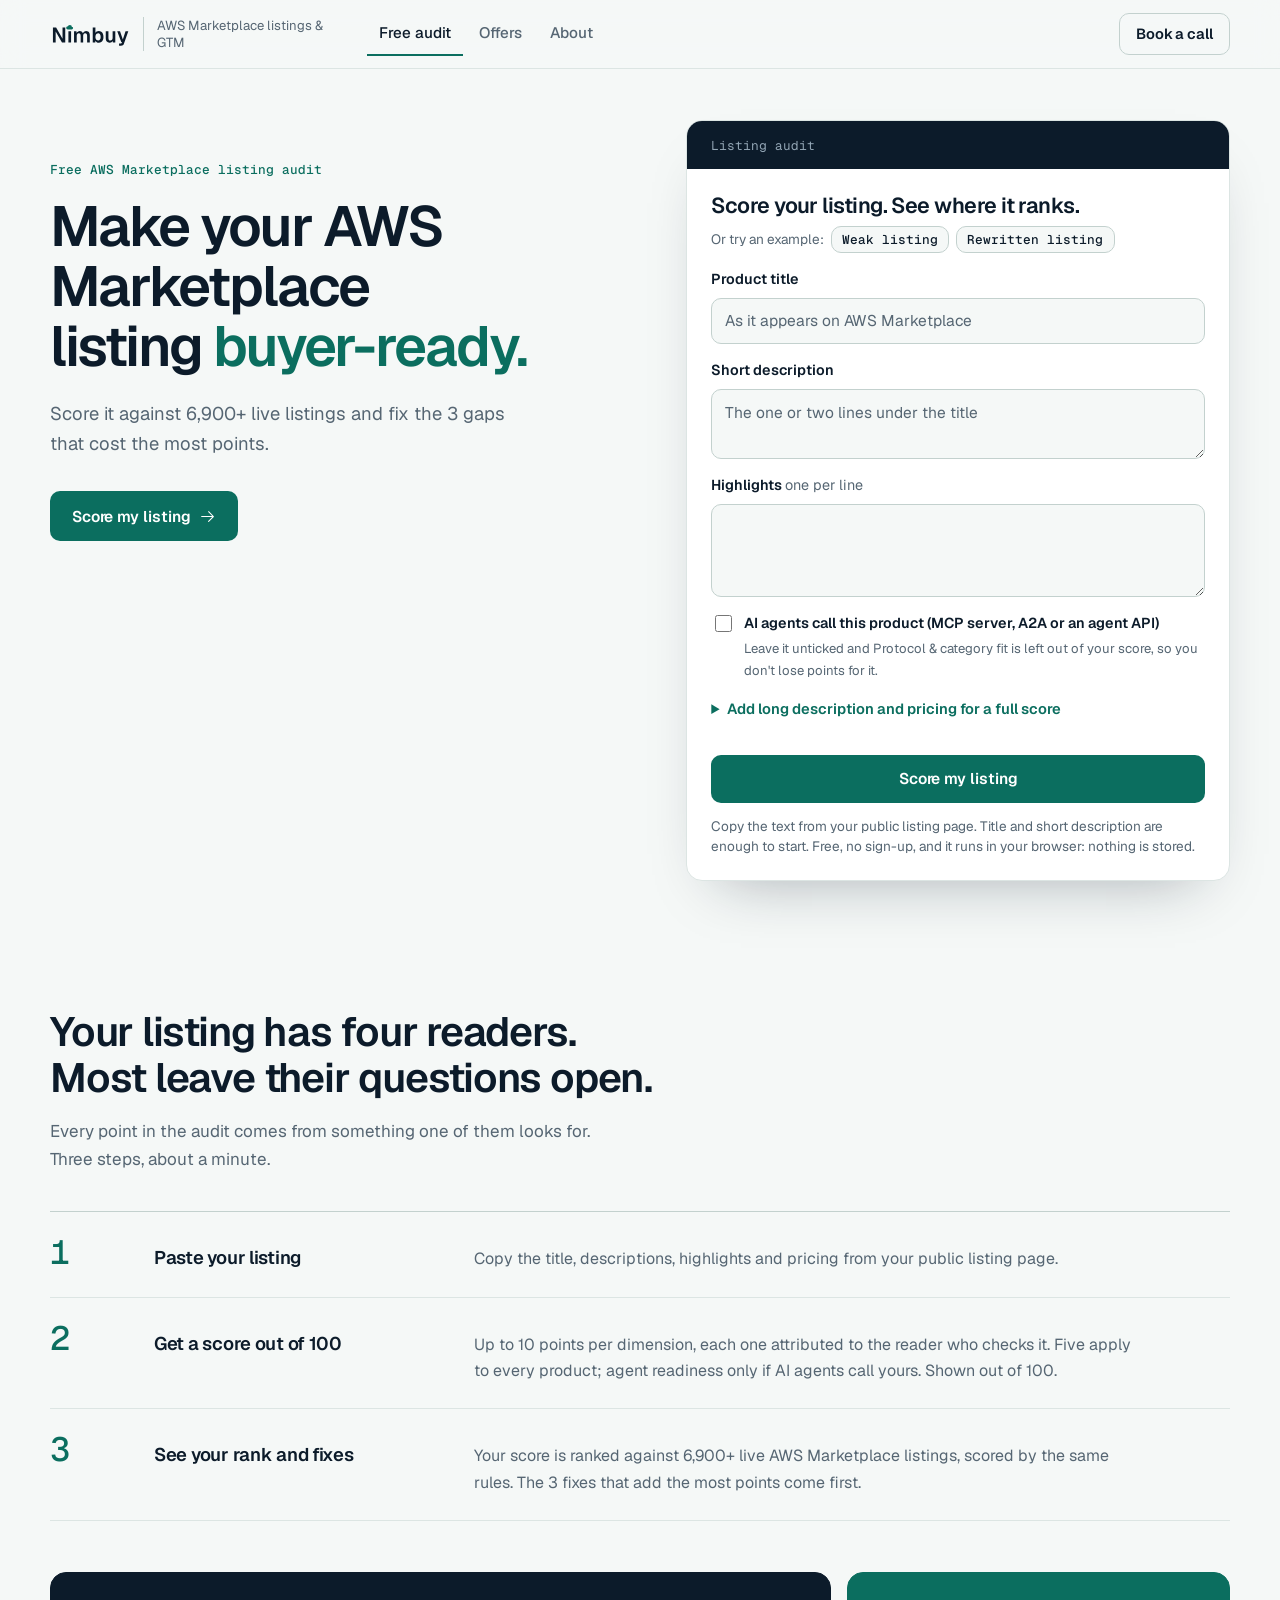
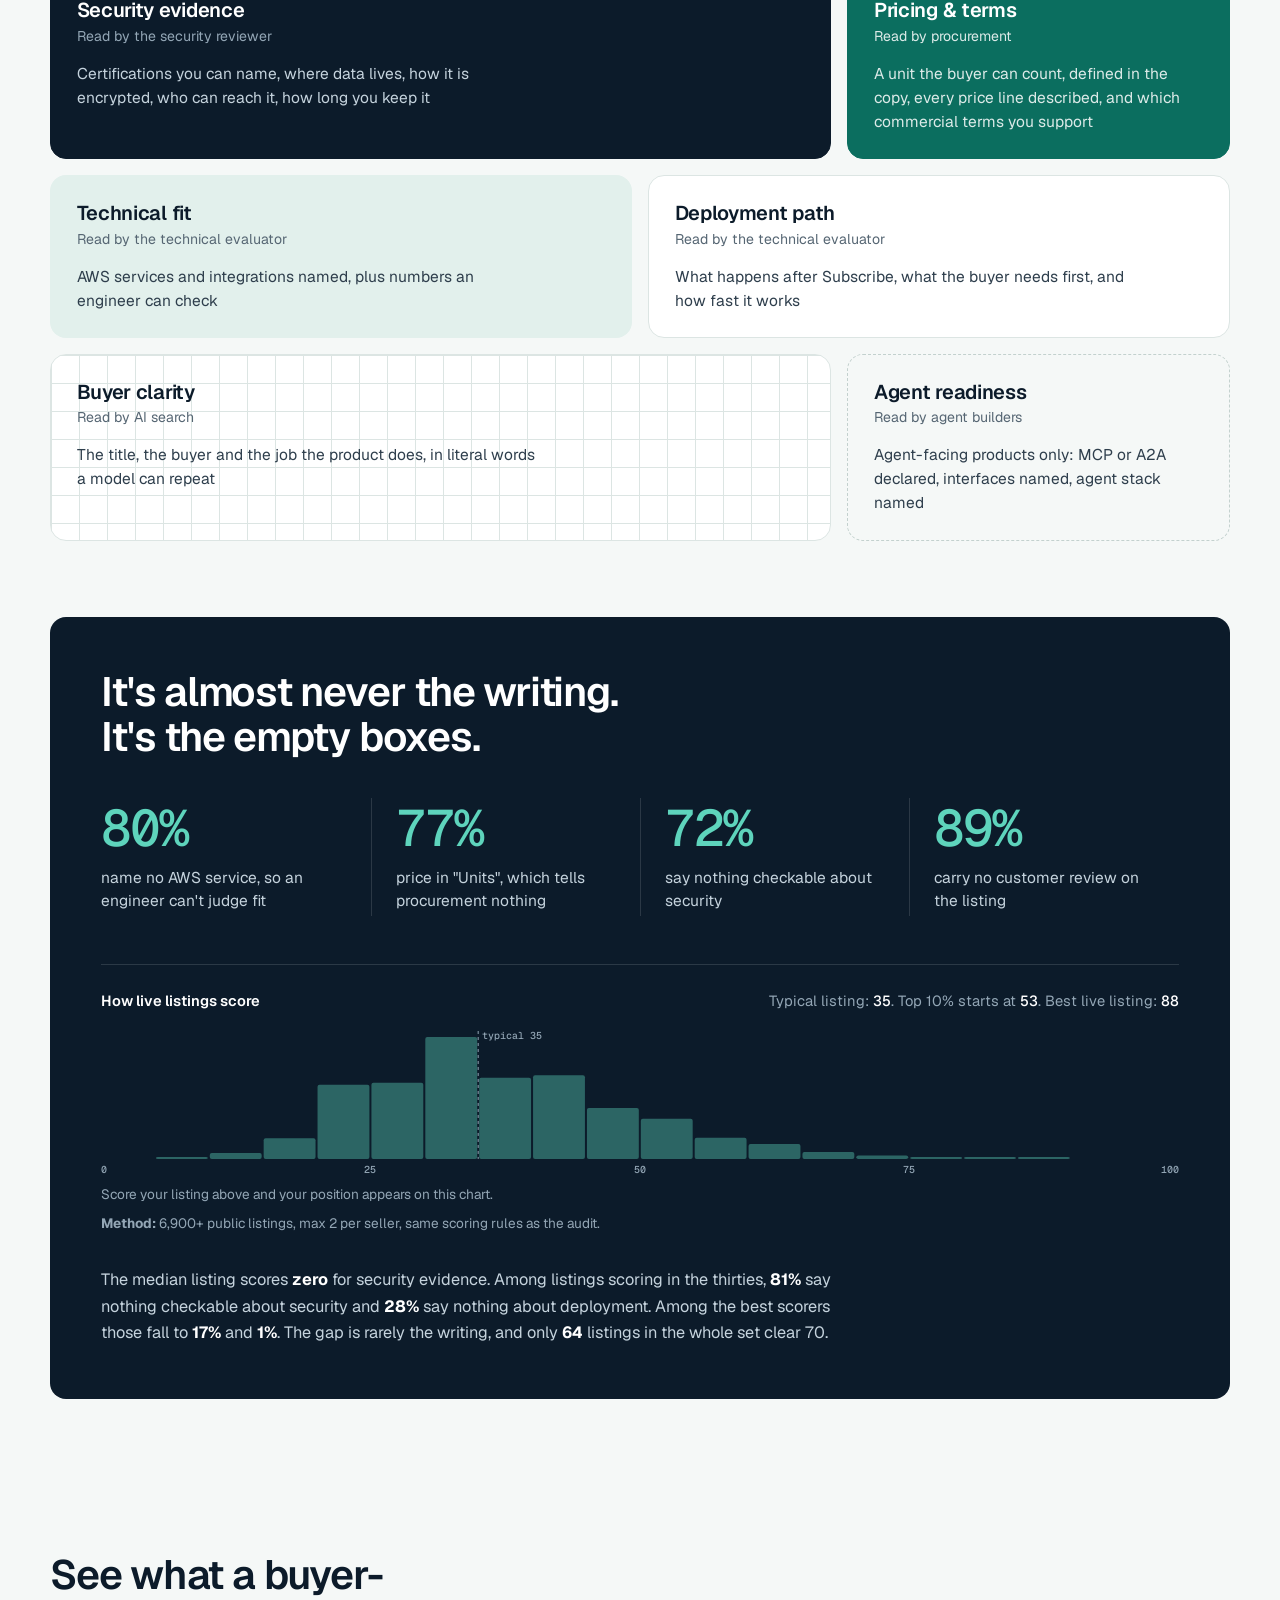
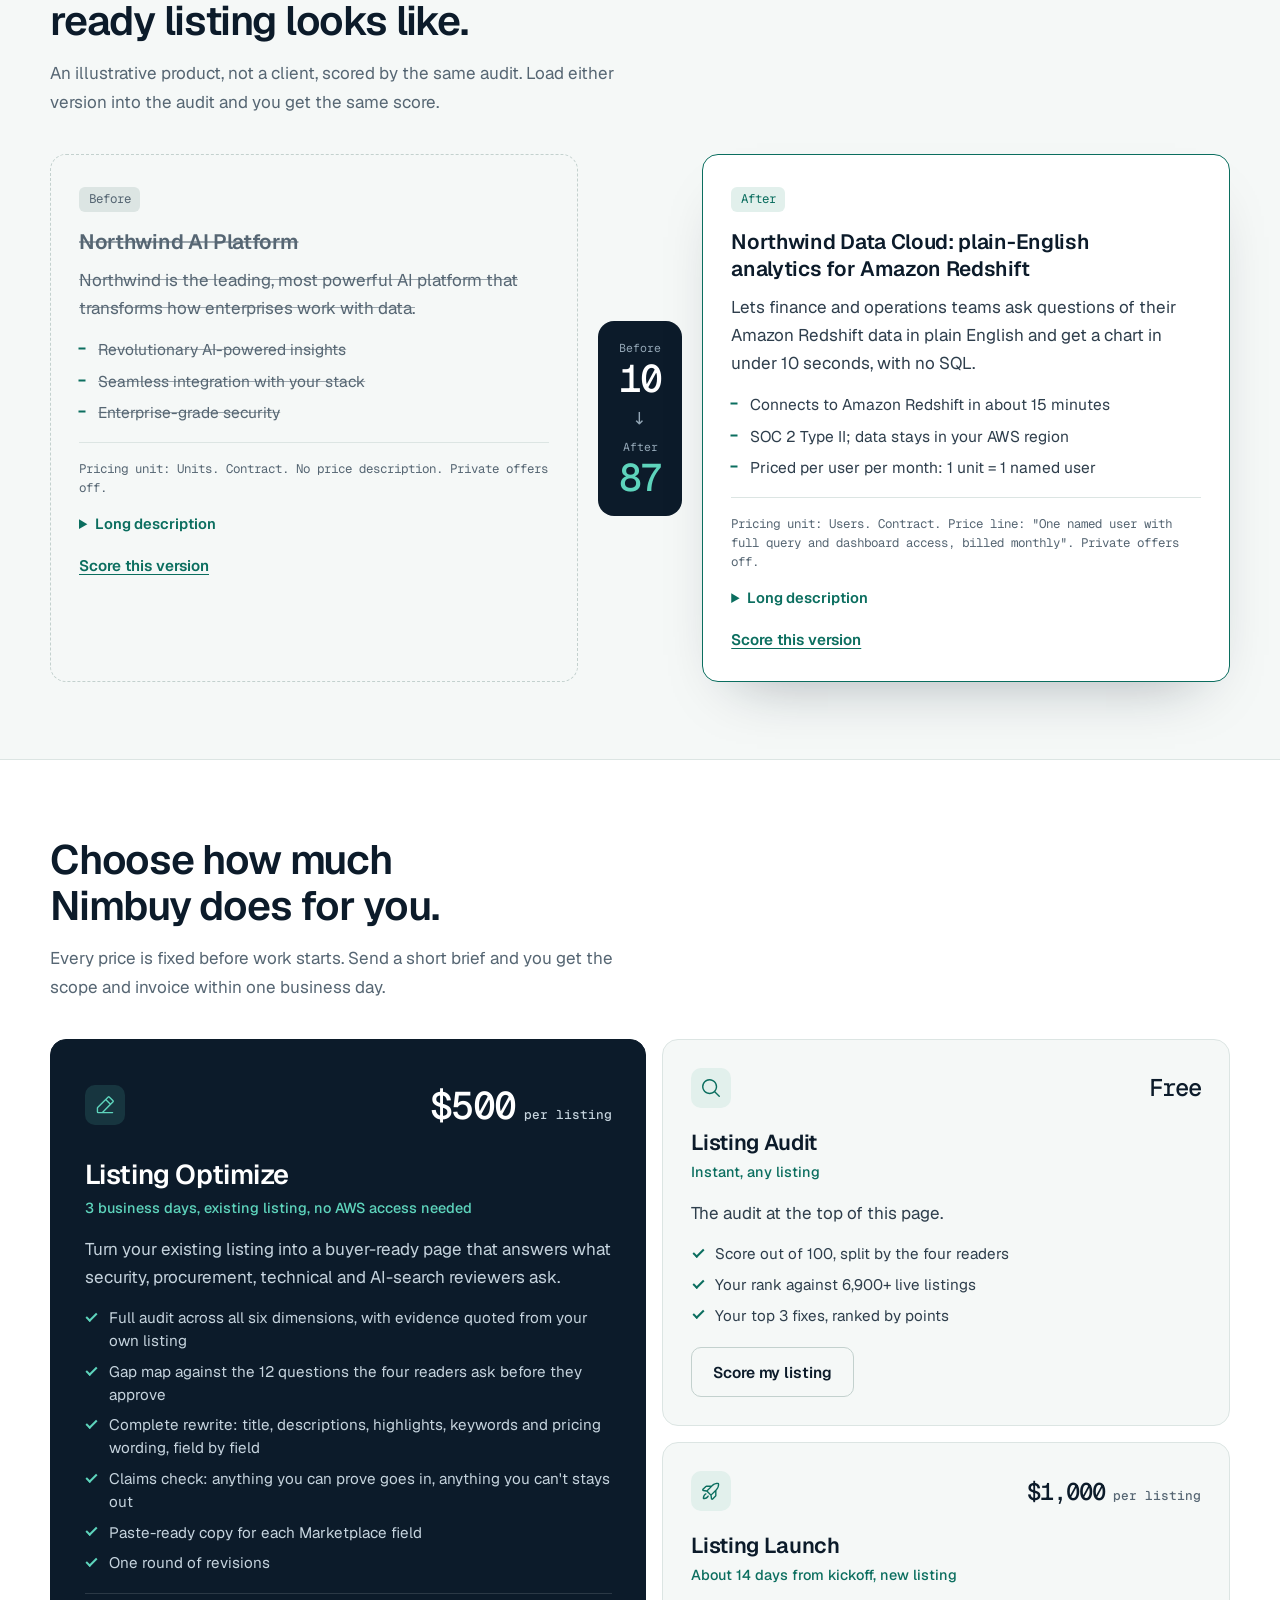
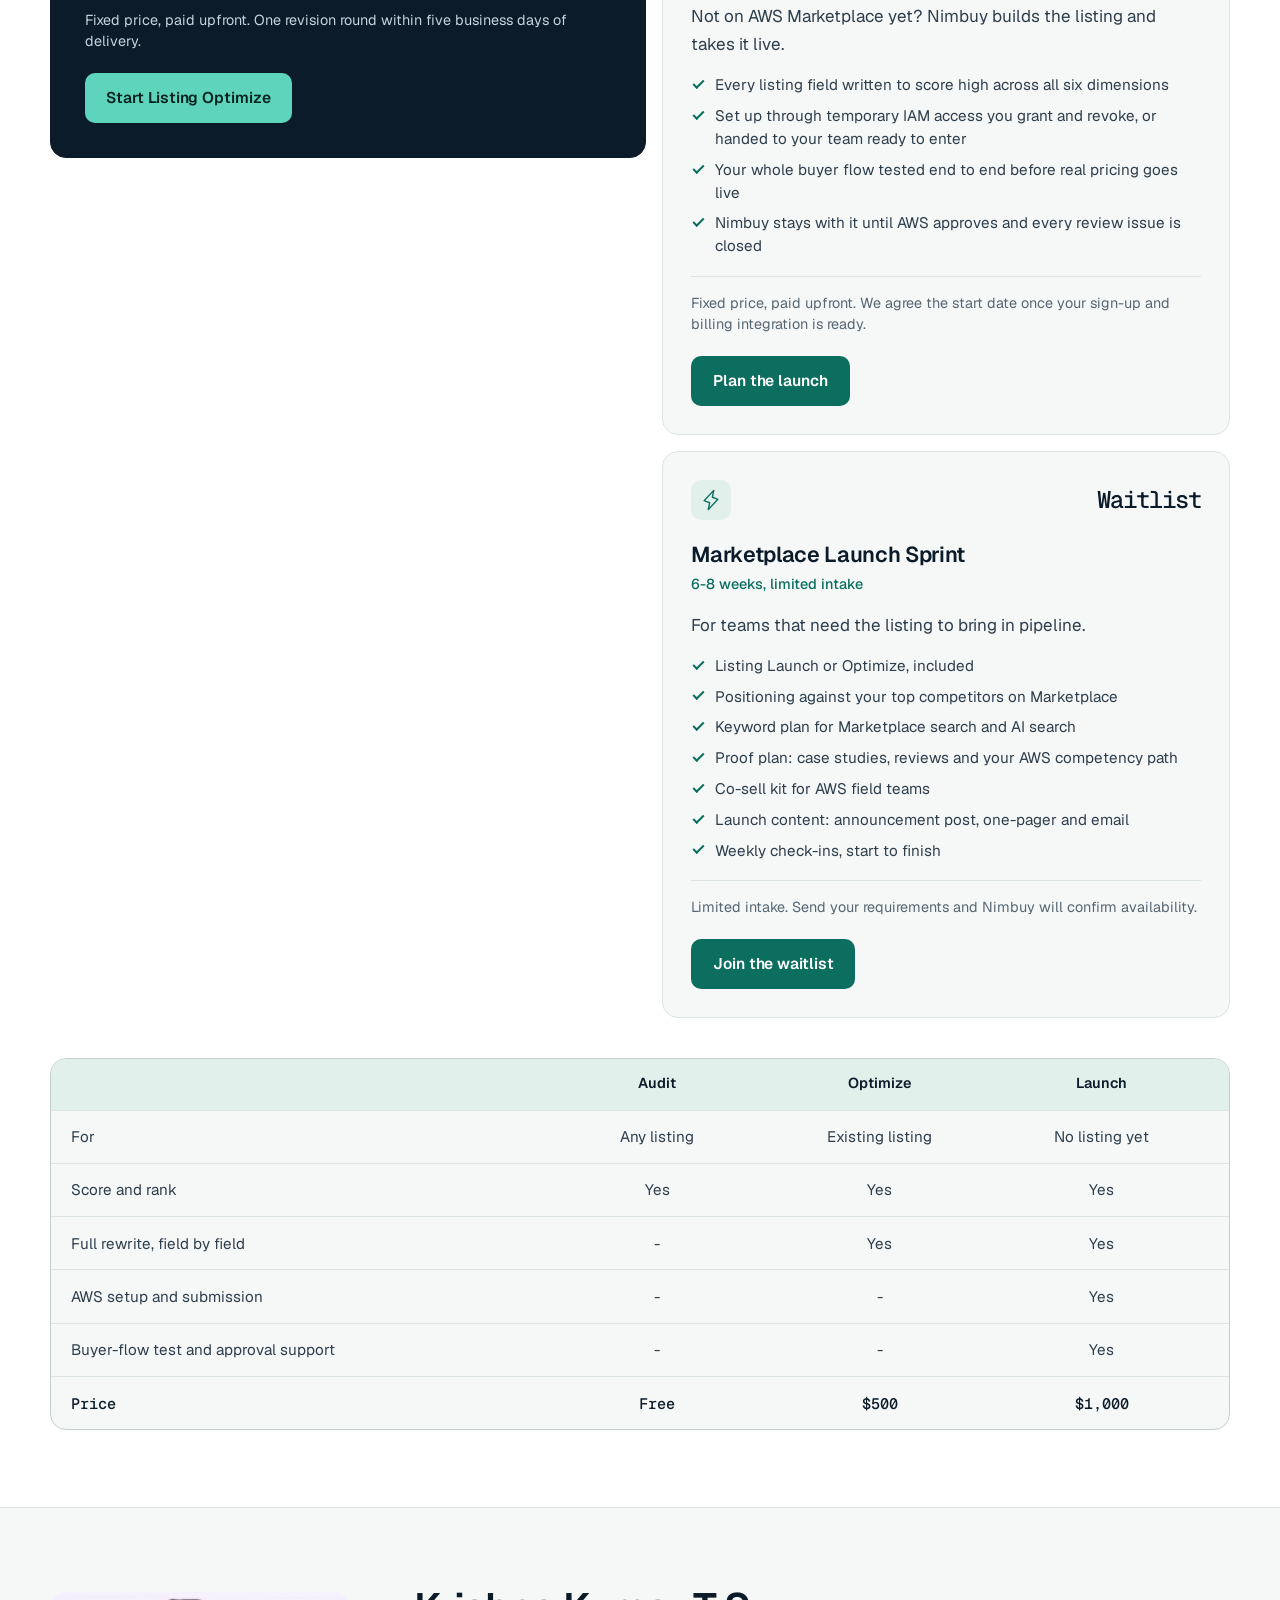
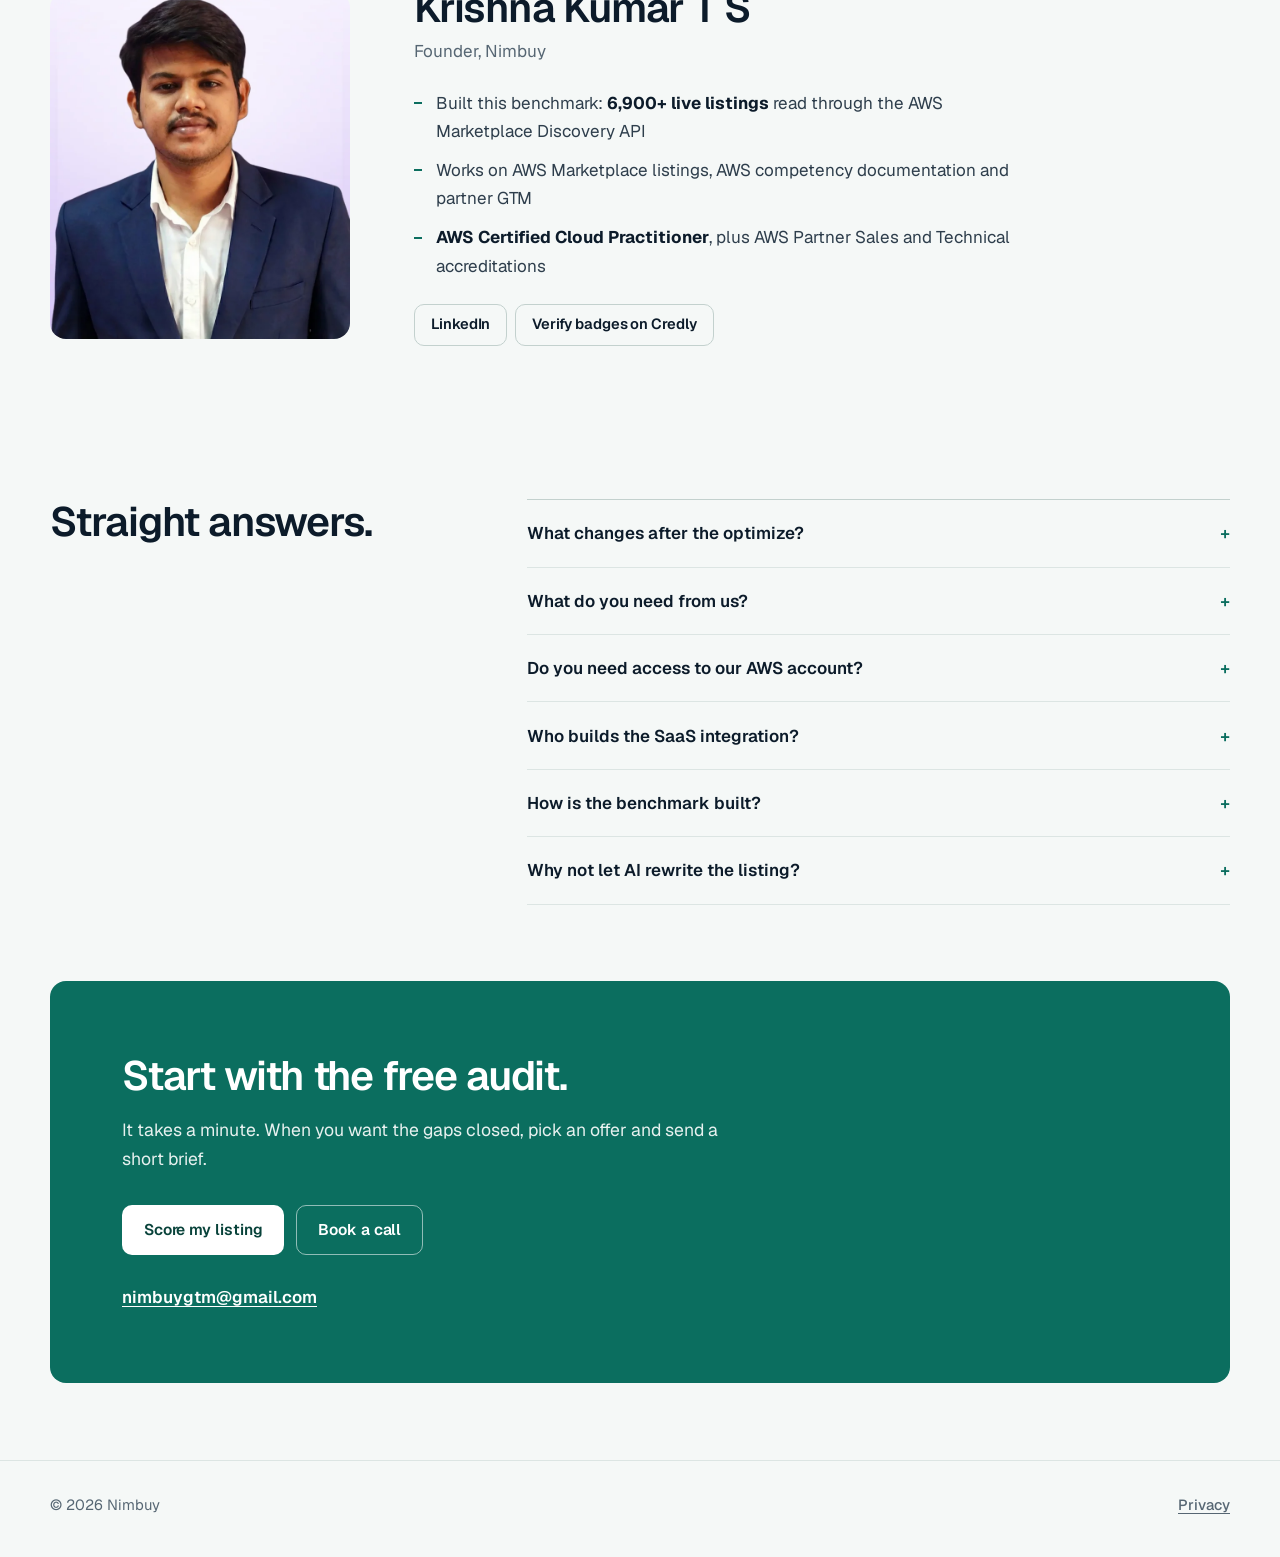
<file: index.html>
<!doctype html>
<html lang="en">
<head>
  <meta charset="utf-8">
  <meta name="viewport" content="width=device-width, initial-scale=1">
  <title>Nimbuy | Make your AWS Marketplace listing buyer-ready</title>
  <meta name="description" content="Free AWS Marketplace listing audit: a score out of 100 across six dimensions, your rank against 6,900+ live AWS Marketplace listings, and your top 3 fixes. Then Nimbuy rewrites, launches or grows it.">
  <meta name="author" content="Nimbuy">
  <meta name="theme-color" content="#f5f8f7" media="(prefers-color-scheme: light)">
  <meta name="theme-color" content="#0a141d" media="(prefers-color-scheme: dark)">
  <link rel="canonical" href="https://nimbuy-gtm.github.io/">
  <meta property="og:type" content="website">
  <meta property="og:site_name" content="Nimbuy">
  <meta property="og:title" content="Nimbuy | Free AWS Marketplace listing audit">
  <meta property="og:description" content="A score out of 100 across six dimensions, your rank against 6,900+ live AWS Marketplace listings, and your top 3 fixes.">
  <meta property="og:image" content="https://nimbuy-gtm.github.io/assets/og.png">
  <meta property="og:url" content="https://nimbuy-gtm.github.io/">
  <meta name="twitter:card" content="summary_large_image">

  <link rel="icon" href="assets/favicon.svg" type="image/svg+xml">
  <link rel="apple-touch-icon" href="assets/apple-touch-icon.png">
  <link rel="preload" href="assets/fonts/geist-var.woff2" as="font" type="font/woff2" crossorigin>
  <link rel="stylesheet" href="css/style.css">
  <!-- Reveal animations hide content until main.js shows it; if main.js failed, show everything -->
  <script>document.documentElement.classList.add("js");document.addEventListener("DOMContentLoaded",function(){if(!(window.KK&&window.KK.reveal))document.documentElement.classList.remove("js")})</script>
</head>
<body>
  <a class="skip" href="#main">Skip to content</a>

  <header class="nav">
    <div class="nav-inner">
      <a class="brand" href="index.html" aria-label="Nimbuy, home">
        <img class="brand-logo logo-on-light" src="assets/nimbuy-wordmark.svg" alt="Nimbuy" width="100" height="38">
        <img class="brand-logo logo-on-dark" src="assets/nimbuy-wordmark-white.svg" alt="" width="100" height="38" aria-hidden="true">
        <span class="brand-tag">AWS Marketplace listings &amp; GTM</span>
      </a>
      <nav aria-label="Sections">
        <ul class="nav-links">
          <li><a href="#check">Free audit</a></li>
          <li><a href="#offers">Offers</a></li>
          <li class="hide-sm"><a href="#about">About</a></li>
        </ul>
      </nav>
      <a class="btn btn-outline btn-small" href="https://cal.com/nimbuy-gtm/30min" target="_blank" rel="noopener">Book a call</a>
    </div>
  </header>

  <main id="main">
    <!-- HERO: free audit. The audit tool is the visual. -->
    <section class="hero" id="check" aria-labelledby="wwm-title">
      <div class="wrap hero-grid hero-tool">
        <div class="lead-copy">
          <p class="label">Free AWS Marketplace listing audit</p>
          <h1 id="wwm-title">Make your AWS Marketplace listing <span class="accent">buyer-ready.</span></h1>
          <p class="lead">Score it against <span data-bench="count">6,900+</span> live listings and fix the 3 gaps that cost the most points.</p>
          <p class="hero-sub"><a class="btn btn-primary" href="#check-form">Score my listing <svg viewBox="0 0 256 256" fill="currentColor" aria-hidden="true"><path d="M221.66,133.66l-72,72a8,8,0,0,1-11.32-11.32L196.69,136H40a8,8,0,0,1,0-16H196.69L138.34,61.66a8,8,0,0,1,11.32-11.32l72,72A8,8,0,0,1,221.66,133.66Z"/></svg></a></p>
        </div>

        <div class="tool reveal">
          <div class="tool-bar" aria-hidden="true">Listing audit</div>
          <div id="check-input" class="tool-body">
            <div class="tool-head">
              <h2 class="tool-title">Score your listing. See where it ranks.</h2>
            </div>
            <form id="check-form" novalidate>
              <p class="examples">Or try an example:
                <button type="button" class="chip-btn" data-example="before">Weak listing</button>
                <button type="button" class="chip-btn" data-example="after">Rewritten listing</button>
              </p>
              <label class="field">Product title
                <input name="title" type="text" autocomplete="off" placeholder="As it appears on AWS Marketplace">
              </label>
              <label class="field">Short description
                <textarea name="short" rows="2" placeholder="The one or two lines under the title"></textarea>
              </label>
              <label class="field">Highlights <span>one per line</span>
                <textarea name="highlights" rows="3"></textarea>
              </label>
              <label class="field-check field-check-hint"><input name="agent" type="checkbox"> <span>AI agents call this product (MCP server, A2A or an agent API)<small>Leave it unticked and Protocol &amp; category fit is left out of your score, so you don't lose points for it.</small></span></label>
              <details class="field-more">
                <summary>Add long description and pricing for a full score</summary>
                <label class="field">Long description
                  <textarea name="long" rows="4"></textarea>
                </label>
                <div class="field-row">
                  <label class="field">Pricing model
                    <select name="model">
                      <option value="">Not sure</option>
                      <option value="contract">Contract (upfront)</option>
                      <option value="usage">Usage (pay as you go)</option>
                      <option value="free">Free only</option>
                    </select>
                  </label>
                  <label class="field">Pricing unit
                    <select name="unit">
                      <option value="">Not sure</option>
                      <option>Units</option>
                      <option>Users</option>
                      <option>Requests</option>
                      <option>Hosts</option>
                      <option>Data</option>
                      <option>Bandwidth</option>
                    </select>
                  </label>
                </div>
                <label class="field">Pricing dimension description <span>the line under the price</span>
                  <input name="dimDesc" type="text" autocomplete="off">
                </label>
                <label class="field-check"><input name="privateOffer" type="checkbox"> Buyers can request a private offer on the listing</label>
              </details>
              <p class="check-error" role="alert"></p>
              <button class="btn btn-primary btn-block" type="submit">Score my listing</button>
              <p class="tool-note">Copy the text from your public listing page. Title and short description are enough to start. Free, no sign-up, and it runs in your browser: nothing is stored.</p>
            </form>
          </div>
          <div id="check-result" class="tool-body tool-result" tabindex="-1" hidden aria-live="polite"></div>
        </div>
      </div>
    </section>

    <!-- HOW IT WORKS -->
    <section class="section" id="how" aria-labelledby="how-title">
      <div class="wrap">
        <div class="section-head">
          <h2 id="how-title">Your listing has four readers. Most leave their questions open.</h2>
          <p class="section-aside">Every point in the audit comes from something one of them looks for. Three steps, about a minute.</p>
        </div>

        <ol class="steps">
          <li class="reveal">
            <span class="num" aria-hidden="true">1</span>
            <h3>Paste your listing</h3>
            <p>Copy the title, descriptions, highlights and pricing from your public listing page.</p>
          </li>
          <li class="reveal">
            <span class="num" aria-hidden="true">2</span>
            <h3>Get a score out of 100</h3>
            <p>Up to 10 points per dimension, each one attributed to the reader who checks it. Five apply to every product; agent readiness only if AI agents call yours. Shown out of 100.</p>
          </li>
          <li class="reveal">
            <span class="num" aria-hidden="true">3</span>
            <h3>See your rank and fixes</h3>
            <p>Your score is ranked against <span data-bench="count">6,900+</span> live AWS Marketplace listings, scored by the same rules. The 3 fixes that add the most points come first.</p>
          </li>
        </ol>

        <div class="dim-bento">
          <article class="dim dim-security reveal">
            <h3>Security evidence</h3>
            <p class="dim-reader">Read by the security reviewer</p>
            <p>Certifications you can name, where data lives, how it is encrypted, who can reach it, how long you keep it</p>
          </article>
          <article class="dim dim-pricing reveal">
            <h3>Pricing &amp; terms</h3>
            <p class="dim-reader">Read by procurement</p>
            <p>A unit the buyer can count, defined in the copy, every price line described, and which commercial terms you support</p>
          </article>
          <article class="dim dim-fit reveal">
            <h3>Technical fit</h3>
            <p class="dim-reader">Read by the technical evaluator</p>
            <p>AWS services and integrations named, plus numbers an engineer can check</p>
          </article>
          <article class="dim dim-deploy reveal">
            <h3>Deployment path</h3>
            <p class="dim-reader">Read by the technical evaluator</p>
            <p>What happens after Subscribe, what the buyer needs first, and how fast it works</p>
          </article>
          <article class="dim dim-ai reveal">
            <h3>Buyer clarity</h3>
            <p class="dim-reader">Read by AI search</p>
            <p>The title, the buyer and the job the product does, in literal words a model can repeat</p>
          </article>
          <article class="dim dim-agent reveal">
            <h3>Agent readiness</h3>
            <p class="dim-reader">Read by agent builders</p>
            <p>Agent-facing products only: MCP or A2A declared, interfaces named, agent stack named</p>
          </article>
        </div>
      </div>
    </section>

    <!-- MARKET FACTS -->
    <section class="band-section" aria-labelledby="proof-title">
      <div class="wrap">
        <div class="band">
          <div class="band-head">
            <h2 id="proof-title">It's almost never the writing. It's the empty boxes.</h2>
          </div>
          <ul class="proof-grid">
            <li class="reveal"><p class="proof-num" data-bench="stat-noAws">80%</p><p>name no AWS service, so an engineer can't judge fit</p></li>
            <li class="reveal"><p class="proof-num" data-bench="stat-unitsOnly">77%</p><p>price in "Units", which tells procurement nothing</p></li>
            <li class="reveal"><p class="proof-num" data-bench="stat-noSecurity">72%</p><p>say nothing checkable about security</p></li>
            <li class="reveal"><p class="proof-num">89%</p><p>carry no customer review on the listing</p></li>
          </ul>
          <figure class="market">
            <figcaption><strong>How live listings score</strong><span>Typical listing: <b data-bench="median">35</b>. Top 10% starts at <b data-bench="p90">52</b>. Best live listing: <b data-bench="max">84</b></span></figcaption>
            <div id="market-chart" class="market-chart"></div>
            <p class="market-note">Score your listing above and your position appears on this chart.</p>
            <p class="market-note market-method"><b>Method:</b> <span data-bench="count">6,900+</span> public listings, max 2 per seller, same scoring rules as the audit.</p>
          </figure>
          <!-- Zero-rates by score band, emitted by tools/build-benchmark.js from the same
               scorer that draws the chart. Regenerate the benchmark and these move with it. -->
          <p class="band-note">
            The median listing scores <strong>zero</strong> for security evidence. Among listings
            scoring in the thirties, <strong>81%</strong> say nothing checkable about security and
            <strong>28%</strong> say nothing about deployment. Among the best scorers those fall to
            <strong>17%</strong> and <strong>1%</strong>. The gap is rarely the writing, and only
            <strong>64</strong> listings in the whole set clear 70.
          </p>
        </div>
      </div>
    </section>

    <!-- BEFORE / AFTER -->
    <section class="section" aria-labelledby="ba-title">
      <div class="wrap">
        <div class="section-head">
          <h2 id="ba-title">See what a buyer-ready listing looks like.</h2>
          <p class="section-aside">An illustrative product, not a client, scored by the same audit. Load either version into the audit and you get the same score.</p>
        </div>

        <div class="ba">
          <article class="ba-card ba-before reveal">
            <p class="ba-tag">Before</p>
            <h3>Northwind AI Platform</h3>
            <p class="ba-short">Northwind is the leading, most powerful AI platform that transforms how enterprises work with data.</p>
            <ul>
              <li>Revolutionary AI-powered insights</li>
              <li>Seamless integration with your stack</li>
              <li>Enterprise-grade security</li>
            </ul>
            <p class="ba-meta">Pricing unit: Units. Contract. No price description. Private offers off.</p>
            <details class="ba-more">
              <summary>Long description</summary>
              <p>Northwind delivers cutting-edge analytics for every team. Our innovative platform is robust, scalable and secure. Contact us for custom pricing.</p>
            </details>
            <button type="button" class="link-btn ba-run" data-example="before" data-run>Score this version</button>
          </article>

          <div class="ba-score" aria-label="Score before and after">
            <span><small>Before</small><strong data-sample-score="before">12</strong></span>
            <span class="ba-arrow" aria-hidden="true">&rarr;</span>
            <span><small>After</small><strong class="ba-after-num" data-sample-score="after">88</strong></span>
          </div>

          <article class="ba-card ba-after reveal">
            <p class="ba-tag ba-tag-after">After</p>
            <h3>Northwind Data Cloud: plain-English analytics for Amazon Redshift</h3>
            <p class="ba-short">Lets finance and operations teams ask questions of their Amazon Redshift data in plain English and get a chart in under 10 seconds, with no SQL.</p>
            <ul>
              <li>Connects to Amazon Redshift in about 15 minutes</li>
              <li>SOC 2 Type II; data stays in your AWS region</li>
              <li>Priced per user per month: 1 unit = 1 named user</li>
            </ul>
            <p class="ba-meta">Pricing unit: Users. Contract. Price line: "One named user with full query and dashboard access, billed monthly". Private offers off.</p>
            <details class="ba-more">
              <summary>Long description</summary>
              <p>Setup: subscribe on AWS Marketplace, connect a read-only IAM role, and invite your team. Most teams run their first query within 30 minutes. Security: data is encrypted in transit (TLS 1.2) and at rest with AWS KMS. Pricing: each unit is one named user per month. Agents and apps can query Northwind through its REST API, including from Amazon Bedrock.</p>
            </details>
            <button type="button" class="link-btn ba-run" data-example="after" data-run>Score this version</button>
          </article>
        </div>
      </div>
    </section>

    <!-- OFFERS -->
    <section class="section" id="offers" aria-labelledby="offers-title">
      <div class="wrap">
        <div class="section-head">
          <h2 id="offers-title">Choose how much Nimbuy does for you.</h2>
          <p class="section-aside">Every price is fixed before work starts. Send a short brief and you get the scope and invoice within one business day.</p>
        </div>

        <div class="offer-grid">
          <article class="card offer reveal">
            <div class="offer-top">
              <span class="icon-tile" aria-hidden="true"><svg viewBox="0 0 256 256"><path d="M229.66,218.34l-50.07-50.06a88.11,88.11,0,1,0-11.31,11.31l50.06,50.07a8,8,0,0,0,11.32-11.32ZM40,112a72,72,0,1,1,72,72A72.08,72.08,0,0,1,40,112Z"/></svg></span>
              <span class="price">Free</span>
            </div>
            <h3>Listing Audit</h3>
            <p class="offer-term">Instant, any listing</p>
            <p class="offer-desc">The audit at the top of this page.</p>
            <ul>
              <li>Score out of 100, split by the four readers</li>
              <li>Your rank against <span data-bench="count">6,900+</span> live listings</li>
              <li>Your top 3 fixes, ranked by points</li>
            </ul>
            <span class="offer-spacer"></span>
            <a class="btn btn-outline" href="#check">Score my listing</a>
          </article>

          <article class="card offer offer-feature reveal">
            <div class="offer-top">
              <span class="icon-tile" aria-hidden="true"><svg viewBox="0 0 256 256"><path d="M227.32,73.37,182.63,28.69a16,16,0,0,0-22.63,0L36.69,152A15.86,15.86,0,0,0,32,163.31V208a16,16,0,0,0,16,16H216a8,8,0,0,0,0-16H115.32l112-112A16,16,0,0,0,227.32,73.37ZM92.69,208H48V163.31l88-88L180.69,120ZM192,108.69,147.32,64l24-24L216,84.69Z"/></svg></span>
              <span class="price">$500<small> per listing</small></span>
            </div>
            <h3>Listing Optimize</h3>
            <p class="offer-term">3 business days, existing listing, no AWS access needed</p>
            <p class="offer-desc">Turn your existing listing into a buyer-ready page that answers what security, procurement, technical and AI-search reviewers ask.</p>
            <ul>
              <li>Full audit across all six dimensions, with evidence quoted from your own listing</li>
              <li>Gap map against the 12 questions the four readers ask before they approve</li>
              <li>Complete rewrite: title, descriptions, highlights, keywords and pricing wording, field by field</li>
              <li>Claims check: anything you can prove goes in, anything you can't stays out</li>
              <li>Paste-ready copy for each Marketplace field</li>
              <li>One round of revisions</li>
            </ul>
            <p class="founding">Fixed price, paid upfront. One revision round within five business days of delivery.</p>
            <span class="offer-spacer"></span>
            <a class="btn btn-primary" href="https://cal.com/nimbuy-gtm/30min" target="_blank" rel="noopener">Start Listing Optimize</a>
          </article>

          <article class="card offer reveal">
            <div class="offer-top">
              <span class="icon-tile" aria-hidden="true"><svg viewBox="0 0 256 256"><path d="M223.85,47.12a16,16,0,0,0-15-15c-12.58-.75-44.73.4-71.41,27.07L132.69,64H74.36A15.91,15.91,0,0,0,63,68.68L28.7,103a16,16,0,0,0,9.07,27.16l38.47,5.37,44.21,44.21,5.37,38.49a15.94,15.94,0,0,0,10.78,12.92,16.11,16.11,0,0,0,5.1.83A15.91,15.91,0,0,0,153,227.3L187.32,193A15.91,15.91,0,0,0,192,181.64V123.31l4.77-4.77C223.45,91.86,224.6,59.71,223.85,47.12ZM74.36,80h42.33L77.16,119.52,40,114.34Zm74.41-9.45a76.65,76.65,0,0,1,59.11-22.47,76.46,76.46,0,0,1-22.42,59.16L128,164.68,91.32,128ZM176,181.64,141.67,216l-5.19-37.17L176,139.31Zm-74.16,9.5C97.34,201,82.29,224,40,224a8,8,0,0,1-8-8c0-42.29,23-57.34,32.86-61.85a8,8,0,0,1,6.64,14.56c-6.43,2.93-20.62,12.36-23.12,38.91,26.55-2.5,36-16.69,38.91-23.12a8,8,0,1,1,14.56,6.64Z"/></svg></span>
              <span class="price">$1,000<small> per listing</small></span>
            </div>
            <h3>Listing Launch</h3>
            <p class="offer-term">About 14 days from kickoff, new listing</p>
            <p class="offer-desc">Not on AWS Marketplace yet? Nimbuy builds the listing and takes it live.</p>
            <ul>
              <li>Every listing field written to score high across all six dimensions</li>
              <li>Set up through temporary IAM access you grant and revoke, or handed to your team ready to enter</li>
              <li>Your whole buyer flow tested end to end before real pricing goes live</li>
              <li>Nimbuy stays with it until AWS approves and every review issue is closed</li>
            </ul>
            <p class="founding">Fixed price, paid upfront. We agree the start date once your sign-up and billing integration is ready.</p>
            <span class="offer-spacer"></span>
            <a class="btn btn-primary" href="https://cal.com/nimbuy-gtm/30min" target="_blank" rel="noopener">Plan the launch</a>
          </article>

          <article class="card offer reveal">
            <div class="offer-top">
              <span class="icon-tile" aria-hidden="true"><svg viewBox="0 0 256 256"><path d="M215.79,118.17a8,8,0,0,0-5-5.66L153.18,90.9l14.66-73.33a8,8,0,0,0-13.69-7l-112,120a8,8,0,0,0,3,13l57.63,21.61L88.16,238.43a8,8,0,0,0,13.69,7l112-120A8,8,0,0,0,215.79,118.17ZM109.37,214l10.47-52.38a8,8,0,0,0-5-9.06L62,132.71l84.62-90.66L136.16,94.43a8,8,0,0,0,5,9.06l52.8,19.8Z"/></svg></span>
              <span class="price">Waitlist</span>
            </div>
            <h3>Marketplace Launch Sprint</h3>
            <p class="offer-term">6-8 weeks, limited intake</p>
            <p class="offer-desc">For teams that need the listing to bring in pipeline.</p>
            <ul>
              <li>Listing Launch or Optimize, included</li>
              <li>Positioning against your top competitors on Marketplace</li>
              <li>Keyword plan for Marketplace search and AI search</li>
              <li>Proof plan: case studies, reviews and your AWS competency path</li>
              <li>Co-sell kit for AWS field teams</li>
              <li>Launch content: announcement post, one-pager and email</li>
              <li>Weekly check-ins, start to finish</li>
            </ul>
            <p class="founding">Limited intake. Send your requirements and Nimbuy will confirm availability.</p>
            <span class="offer-spacer"></span>
            <a class="btn btn-primary" href="https://cal.com/nimbuy-gtm/30min" target="_blank" rel="noopener">Join the waitlist</a>
          </article>
        </div>

        <div class="fence reveal" role="table" aria-label="What each offer includes">
          <div class="fence-row fence-head" role="row"><span role="columnheader"></span><span role="columnheader">Audit</span><span role="columnheader">Optimize</span><span role="columnheader">Launch</span></div>
          <div class="fence-row" role="row"><span role="rowheader">For</span><span role="cell">Any listing</span><span role="cell">Existing listing</span><span role="cell">No listing yet</span></div>
          <div class="fence-row" role="row"><span role="rowheader">Score and rank</span><span role="cell">Yes</span><span role="cell">Yes</span><span role="cell">Yes</span></div>
          <div class="fence-row" role="row"><span role="rowheader">Full rewrite, field by field</span><span role="cell">-</span><span role="cell">Yes</span><span role="cell">Yes</span></div>
          <div class="fence-row" role="row"><span role="rowheader">AWS setup and submission</span><span role="cell">-</span><span role="cell">-</span><span role="cell">Yes</span></div>
          <div class="fence-row" role="row"><span role="rowheader">Buyer-flow test and approval support</span><span role="cell">-</span><span role="cell">-</span><span role="cell">Yes</span></div>
          <div class="fence-row fence-price" role="row"><span role="rowheader">Price</span><span role="cell">Free</span><span role="cell">$500</span><span role="cell">$1,000</span></div>
        </div>
      </div>
    </section>

    <!-- WHO DOES THE WORK -->
    <section class="section" id="about" aria-labelledby="about-title">
      <div class="wrap">
        <div class="who reveal">
          <picture class="who-photo">
            <source type="image/webp" srcset="assets/krishna-720.webp">
            <img src="assets/krishna-720.jpg" width="720" height="832" alt="Portrait of Krishna Kumar T S" loading="lazy" decoding="async">
          </picture>
          <div class="who-copy">
            <h2 id="about-title">Krishna Kumar T S</h2>
            <p class="who-role">Founder, Nimbuy</p>
            <ul class="who-facts">
              <li>Built this benchmark: <strong><span data-bench="count">6,900+</span> live listings</strong> read through the AWS Marketplace Discovery API</li>
              <li>Works on AWS Marketplace listings, AWS competency documentation and partner GTM</li>
              <li><strong>AWS Certified Cloud Practitioner</strong>, plus AWS Partner Sales and Technical accreditations</li>
            </ul>
            <div class="who-links">
              <a class="btn btn-outline btn-small" href="https://www.linkedin.com/in/krishnakumar-ts/" target="_blank" rel="noopener">LinkedIn</a>
              <a class="btn btn-outline btn-small" href="https://www.credly.com/users/krishna-gtm" target="_blank" rel="noopener">Verify badges on Credly</a>
            </div>
          </div>
        </div>
      </div>
    </section>

    <!-- FAQ -->
    <section class="section" id="faq" aria-labelledby="faq-title">
      <div class="wrap faq-wrap">
        <div>
          <h2 id="faq-title">Straight answers.</h2>
        </div>
        <div class="faq">
          <details>
            <summary>What changes after the optimize?</summary>
            <p>Security reviewers find their answers on the listing instead of emailing you. Procurement can see what one unit buys. AI search can tell who the product is for and what it does. Re-run the audit here and you see the new score.</p>
          </details>
          <details>
            <summary>What do you need from us?</summary>
            <p>Your listing URL, product website, pricing, and a one-pager or deck if you have one. Anything you can prove, like certifications, integrations or customers, goes into the listing. Anything you can't prove stays out.</p>
          </details>
          <details>
            <summary>Do you need access to our AWS account?</summary>
            <p>Not for the optimize: you paste the new copy yourself. For a launch, you choose: grant temporary IAM access that you revoke once the listing is live, or every field is handed to your team ready to enter.</p>
          </details>
          <details>
            <summary>Who builds the SaaS integration?</summary>
            <p>Your engineers. AWS requires SaaS products to connect for sign-up and billing, and that is code in your product. Nimbuy handles the listing, the pricing setup and the AWS approval.</p>
          </details>
          <details>
            <summary>How is the benchmark built?</summary>
            <p>Live AWS Marketplace listings are read through the AWS Marketplace Discovery API, capped at two per seller so large sellers cannot skew it, and scored with this same audit. Only aggregate numbers are published, never a single listing's score.</p>
          </details>
          <details>
            <summary>Why not let AI rewrite the listing?</summary>
            <p>AI drafts words. It doesn't know which reviewer questions your listing leaves open, or which claims you can prove. Every line is written from your facts only.</p>
          </details>
        </div>
      </div>
    </section>

    <section class="section contact" aria-labelledby="book-title">
      <div class="wrap">
        <div class="cta-card">
          <h2 id="book-title">Start with the free audit.</h2>
          <p>It takes a minute. When you want the gaps closed, pick an offer and send a short brief.</p>
          <div class="hero-actions">
            <a class="btn btn-primary" href="#check">Score my listing</a>
            <a class="btn btn-outline" href="https://cal.com/nimbuy-gtm/30min" target="_blank" rel="noopener">Book a call</a>
          </div>
          <ul class="contact-links">
            <li><a href="mailto:nimbuygtm@gmail.com">nimbuygtm@gmail.com</a></li>
          </ul>
        </div>
      </div>
    </section>
  </main>

  <footer class="footer">
    <div class="wrap footer-inner">
      <p>&copy; <span id="year">2026</span> Nimbuy</p>
      <p><a href="privacy.html">Privacy</a></p>
    </div>
  </footer>

  <script src="js/listing-benchmark.js" defer></script>
  <script src="js/main.js" defer></script>
  <script src="js/listing-check.js" defer></script>
</body>
</html>
</file>
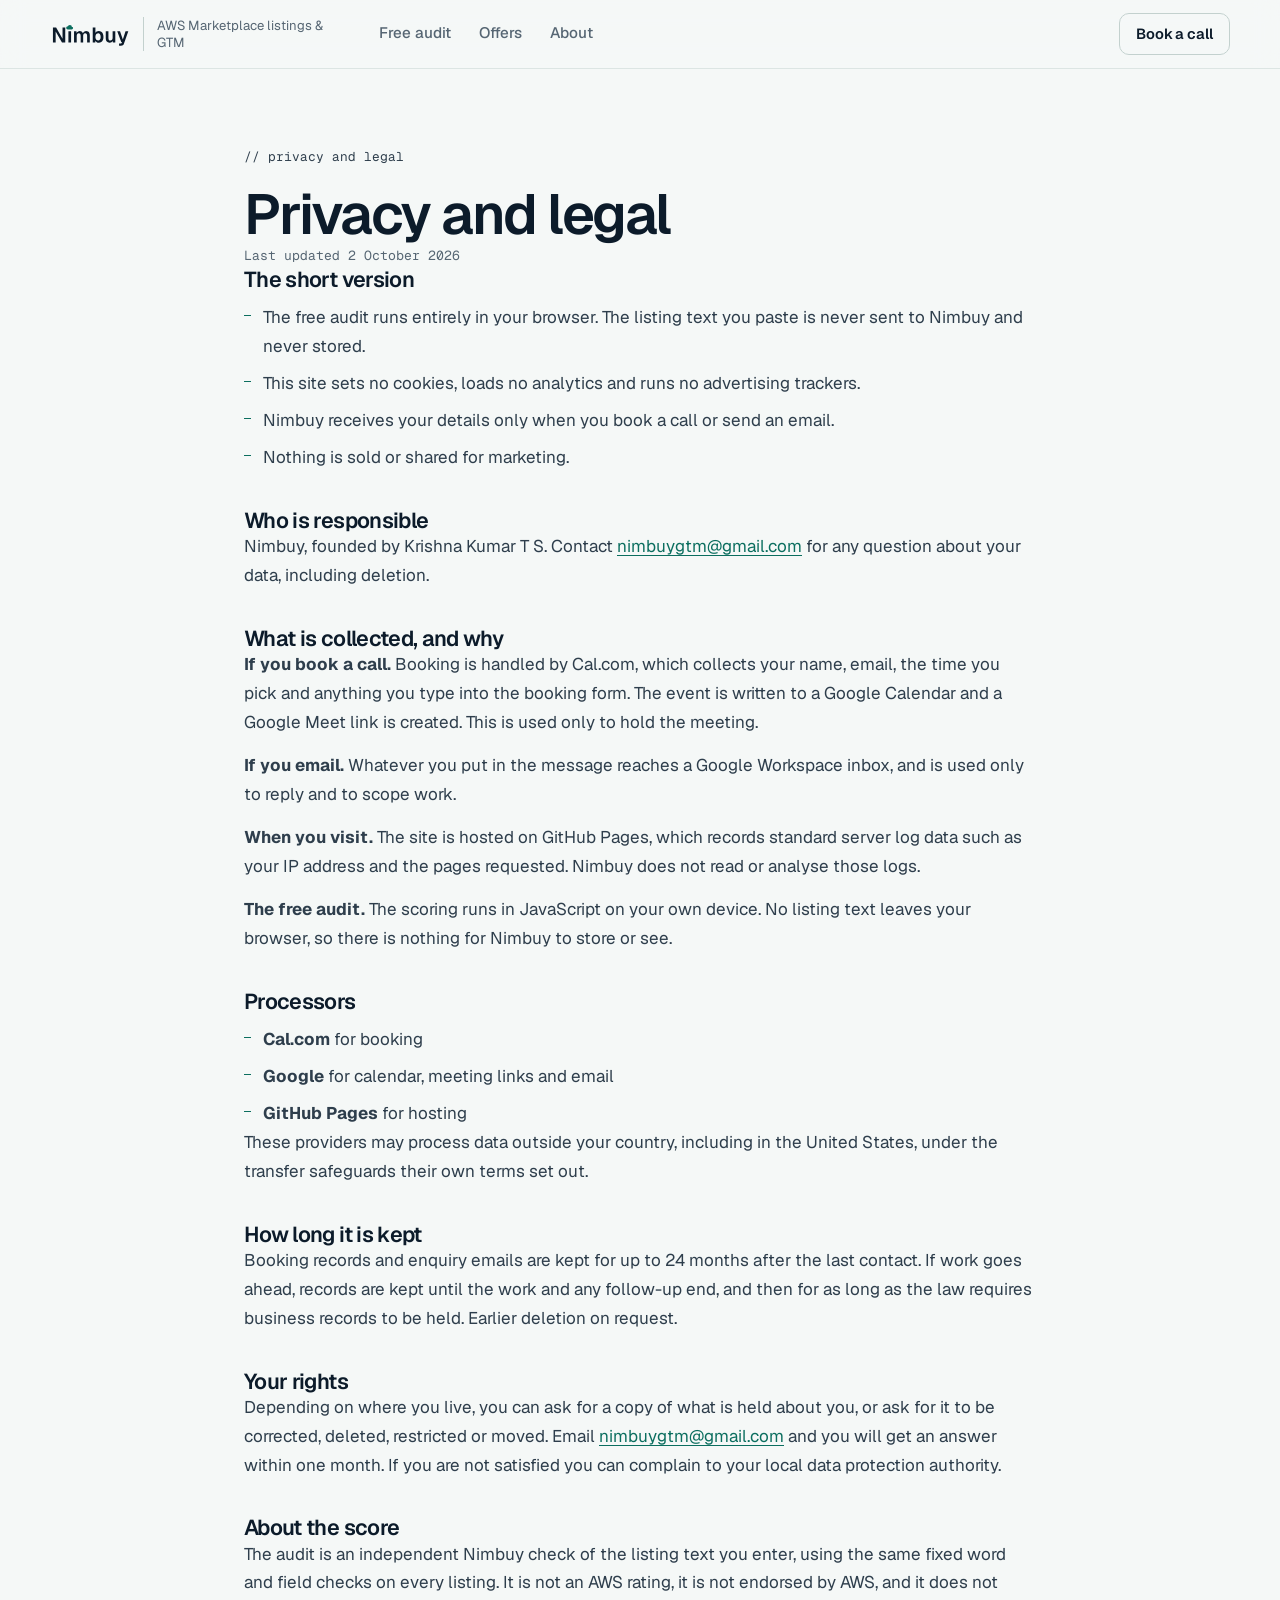
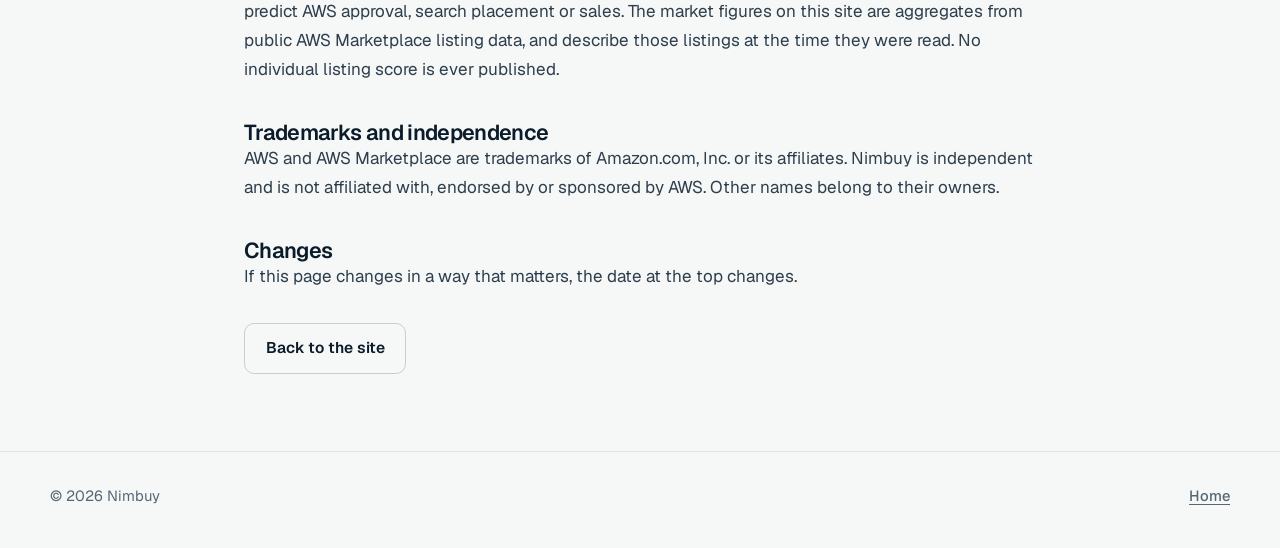
<file: privacy.html>
<!doctype html>
<html lang="en">
<head>
  <meta charset="utf-8">
  <meta name="viewport" content="width=device-width, initial-scale=1">
  <title>Privacy and legal | Nimbuy</title>
  <meta name="description" content="What data Nimbuy collects, why, who processes it, and how to have it removed. Plus trademark and independence notices.">
  <meta name="author" content="Nimbuy">
  <meta name="theme-color" content="#f5f8f7" media="(prefers-color-scheme: light)">
  <meta name="theme-color" content="#0a141d" media="(prefers-color-scheme: dark)">
  <link rel="canonical" href="https://nimbuy-gtm.github.io/privacy.html">
  <meta name="robots" content="index,follow">

  <link rel="icon" href="assets/favicon.svg" type="image/svg+xml">
  <link rel="apple-touch-icon" href="assets/apple-touch-icon.png">
  <link rel="preload" href="assets/fonts/geist-var.woff2" as="font" type="font/woff2" crossorigin>
  <link rel="stylesheet" href="css/style.css">
  <style>
    .legal { max-width: 72ch; }
    .legal h2 { font-size: 1.35rem; margin-top: 2.25rem; }
    .legal h2:first-of-type { margin-top: 0; }
    .legal p, .legal li { color: var(--body); line-height: 1.7; }
    .legal p + p { margin-top: 0.9rem; }
    .legal ul { margin-top: 0.75rem; display: grid; gap: 0.5rem; }
    .legal li { position: relative; padding-left: 1.2rem; }
    .legal li::before { content: ""; position: absolute; left: 0; top: 0.7em; width: 7px; height: 1px; background: var(--brand); }
    .legal .updated { font-family: var(--mono); font-size: 0.82rem; color: var(--muted); }
  </style>
</head>
<body>
  <a class="skip" href="#main">Skip to content</a>

  <header class="nav">
    <div class="nav-inner">
      <a class="brand" href="index.html" aria-label="Nimbuy, home">
        <img class="brand-logo logo-on-light" src="assets/nimbuy-wordmark.svg" alt="Nimbuy" width="100" height="38">
        <img class="brand-logo logo-on-dark" src="assets/nimbuy-wordmark-white.svg" alt="" width="100" height="38" aria-hidden="true">
        <span class="brand-tag">AWS Marketplace listings &amp; GTM</span>
      </a>
      <nav aria-label="Sections">
        <ul class="nav-links">
          <li><a href="index.html#check">Free audit</a></li>
          <li><a href="index.html#offers">Offers</a></li>
          <li class="hide-sm"><a href="index.html#about">About</a></li>
        </ul>
      </nav>
      <a class="btn btn-outline btn-small" href="https://cal.com/nimbuy-gtm/30min" target="_blank" rel="noopener">Book a call</a>
    </div>
  </header>

  <main id="main">
    <section class="section">
      <div class="wrap legal">
        <p class="label label-code">// privacy and legal</p>
        <h1 style="margin-top:0.6rem">Privacy and legal</h1>
        <p class="updated">Last updated 2 October 2026</p>

        <h2>The short version</h2>
        <ul>
          <li>The free audit runs entirely in your browser. The listing text you paste is never sent to Nimbuy and never stored.</li>
          <li>This site sets no cookies, loads no analytics and runs no advertising trackers.</li>
          <li>Nimbuy receives your details only when you book a call or send an email.</li>
          <li>Nothing is sold or shared for marketing.</li>
        </ul>

        <h2>Who is responsible</h2>
        <p>Nimbuy, founded by Krishna Kumar T S. Contact <a href="mailto:nimbuygtm@gmail.com">nimbuygtm@gmail.com</a> for any question about your data, including deletion.</p>

        <h2>What is collected, and why</h2>
        <p><strong>If you book a call.</strong> Booking is handled by Cal.com, which collects your name, email, the time you pick and anything you type into the booking form. The event is written to a Google Calendar and a Google Meet link is created. This is used only to hold the meeting.</p>
        <p><strong>If you email.</strong> Whatever you put in the message reaches a Google Workspace inbox, and is used only to reply and to scope work.</p>
        <p><strong>When you visit.</strong> The site is hosted on GitHub Pages, which records standard server log data such as your IP address and the pages requested. Nimbuy does not read or analyse those logs.</p>
        <p><strong>The free audit.</strong> The scoring runs in JavaScript on your own device. No listing text leaves your browser, so there is nothing for Nimbuy to store or see.</p>

        <h2>Processors</h2>
        <ul>
          <li><strong>Cal.com</strong> for booking</li>
          <li><strong>Google</strong> for calendar, meeting links and email</li>
          <li><strong>GitHub Pages</strong> for hosting</li>
        </ul>
        <p>These providers may process data outside your country, including in the United States, under the transfer safeguards their own terms set out.</p>

        <h2>How long it is kept</h2>
        <p>Booking records and enquiry emails are kept for up to 24 months after the last contact. If work goes ahead, records are kept until the work and any follow-up end, and then for as long as the law requires business records to be held. Earlier deletion on request.</p>

        <h2>Your rights</h2>
        <p>Depending on where you live, you can ask for a copy of what is held about you, or ask for it to be corrected, deleted, restricted or moved. Email <a href="mailto:nimbuygtm@gmail.com">nimbuygtm@gmail.com</a> and you will get an answer within one month. If you are not satisfied you can complain to your local data protection authority.</p>

        <h2>About the score</h2>
        <p>The audit is an independent Nimbuy check of the listing text you enter, using the same fixed word and field checks on every listing. It is not an AWS rating, it is not endorsed by AWS, and it does not predict AWS approval, search placement or sales. The market figures on this site are aggregates from public AWS Marketplace listing data, and describe those listings at the time they were read. No individual listing score is ever published.</p>

        <h2>Trademarks and independence</h2>
        <p>AWS and AWS Marketplace are trademarks of Amazon.com, Inc. or its affiliates. Nimbuy is independent and is not affiliated with, endorsed by or sponsored by AWS. Other names belong to their owners.</p>

        <h2>Changes</h2>
        <p>If this page changes in a way that matters, the date at the top changes.</p>

        <p style="margin-top:2rem"><a class="btn btn-outline" href="index.html">Back to the site</a></p>
      </div>
    </section>
  </main>

  <footer class="footer">
    <div class="wrap footer-inner">
      <p>&copy; <span id="year">2026</span> Nimbuy</p>
      <p><a href="index.html">Home</a></p>
    </div>
  </footer>

  <script>document.getElementById("year").textContent = new Date().getFullYear()</script>
</body>
</html>
</file>
<file: css/style.css>
/* Nimbuy site, rebrand 2026-10-03.
   Audience: ISV founders and GTM leads who sell on AWS Marketplace and are judged by buyer
   security and procurement reviewers. They distrust hype and reward evidence, so the system is
   cool paper, deep ink and ONE accent: approval teal (the "approved" signal a reviewer wants).
   Type: Geist (display + body) and Geist Mono (numbers, small labels), self-hosted.
   Shape rule: buttons and inputs 10px, containers 16px. Nothing else.
   Dark mode follows the system: tokens swap, the brand stays recognisable. */

@font-face { font-family: "Geist"; src: url("../assets/fonts/geist-var.woff2") format("woff2"); font-weight: 100 900; font-style: normal; font-display: swap; }
@font-face { font-family: "Geist Mono"; src: url("../assets/fonts/geist-mono-var.woff2") format("woff2"); font-weight: 100 900; font-style: normal; font-display: swap; }

:root {
  --bg: #f5f8f7;
  --surface: #ffffff;
  --ink: #0c1b2a;
  --body: #2e3e4c;
  --muted: #566673;
  --line: #dce5e3;
  --line-strong: #c3d1ce;
  --brand: #0b6e5f;          /* text and links on paper */
  --btn: #0b6e5f;            /* solid fills, white text on top (6.2:1) */
  --btn-hover: #08574b;
  --brand-soft: #e2f0ec;
  --on-brand: #ffffff;
  --band: #0c1b2a;
  --band-text: #c5d3dd;
  --band-muted: #93a6b5;
  --band-line: rgba(255, 255, 255, 0.13);
  --accent-on-dark: #5ed4bc;
  --danger: #b3261e;
  --shadow: 0 28px 60px -34px rgba(12, 27, 42, 0.38);

  --sans: "Geist", system-ui, -apple-system, "Segoe UI", sans-serif;
  --mono: "Geist Mono", ui-monospace, Menlo, monospace;

  --wrap: 1180px;
  --gutter: clamp(1rem, 4vw, 2rem);
  --section: clamp(3.25rem, 6vw, 5.5rem);
  --r-ui: 10px;
  --r-box: 16px;
  --ease: cubic-bezier(0.16, 1, 0.3, 1);

  --z-nav: 50;
  --z-skip: 100;
}

@media (prefers-color-scheme: dark) {
  :root {
    --bg: #0a141d;
    --surface: #112230;
    --ink: #e8f0f4;
    --body: #b7c6d1;
    --muted: #8fa3b1;
    --line: #1d3344;
    --line-strong: #2b4458;
    --brand: #4fd0b6;
    --btn: #0b6e5f;
    --btn-hover: #0f8573;
    --brand-soft: #0f2b2c;
    --band: #06101a;
    --shadow: 0 28px 60px -34px rgba(0, 0, 0, 0.7);
    --danger: #ff8a80;
  }
}

*,
*::before,
*::after { box-sizing: border-box; }

html { scroll-behavior: smooth; scroll-padding-top: 88px; -webkit-text-size-adjust: 100%; color-scheme: light dark; }

body {
  margin: 0;
  background: var(--bg);
  color: var(--body);
  font-family: var(--sans);
  font-size: 1.0625rem;
  line-height: 1.65;
  -webkit-font-smoothing: antialiased;
  overflow-x: hidden;
}

img { display: block; max-width: 100%; height: auto; }
a { color: var(--brand); text-underline-offset: 3px; }
h1, h2, h3, p, ul, ol, dl, dd, figure { margin: 0; }
ul, ol { padding: 0; list-style: none; }

h1, h2, h3 { font-family: var(--sans); color: var(--ink); text-wrap: balance; }
h1 { font-size: clamp(2.3rem, 4.4vw, 3.6rem); font-weight: 600; line-height: 1.06; letter-spacing: -0.035em; }
h2 { font-size: clamp(1.8rem, 3.2vw, 2.55rem); font-weight: 600; line-height: 1.12; letter-spacing: -0.03em; }
h3 { font-size: 1.15rem; font-weight: 600; line-height: 1.3; letter-spacing: -0.015em; }

:focus-visible { outline: 2px solid var(--brand); outline-offset: 3px; border-radius: 4px; }

.skip {
  position: fixed; left: 1rem; top: -4rem; z-index: var(--z-skip);
  padding: 0.6rem 1rem; background: var(--btn); color: var(--on-brand);
  border-radius: var(--r-ui); font-weight: 600; text-decoration: none;
}
.skip:focus { top: 1rem; }

.wrap { width: min(var(--wrap), 100% - 2 * var(--gutter)); margin-inline: auto; }

/* ---------- Labels (used sparingly: hero only) ---------- */

.label {
  font-family: var(--mono);
  font-size: 0.8rem;
  font-weight: 500;
  color: var(--brand);
  margin-bottom: 1.1rem;
}
.label-code { color: var(--muted); font-weight: 400; }

/* ---------- Nav ---------- */

.nav {
  position: sticky;
  top: 0;
  z-index: var(--z-nav);
  background: color-mix(in srgb, var(--bg) 88%, transparent);
  backdrop-filter: blur(12px);
  -webkit-backdrop-filter: blur(12px);
  border-bottom: 1px solid var(--line);
}
.nav-inner {
  width: min(var(--wrap), 100% - 2 * var(--gutter));
  margin-inline: auto;
  min-height: 68px;
  display: flex;
  align-items: center;
  gap: 2rem;
}
.brand { display: flex; align-items: center; gap: 0.8rem; text-decoration: none; color: var(--ink); }
.brand-logo { display: block; height: 30px; width: auto; }
.brand-tag {
  font-size: 0.82rem; line-height: 1.3; color: var(--muted);
  padding-left: 0.8rem; border-left: 1px solid var(--line-strong); max-width: 12rem;
}
.nav nav { flex: 1; }
.nav-links { display: flex; gap: 0.25rem; }
.nav-links a {
  display: inline-block;
  padding: 0.5rem 0.75rem;
  color: var(--muted);
  font-size: 0.95rem;
  font-weight: 500;
  text-decoration: none;
  border-bottom: 2px solid transparent;
  transition: color 0.2s;
}
.nav-links a:hover { color: var(--ink); }
.nav-links a[aria-current="true"],
.nav-links a[aria-current="page"] { color: var(--ink); border-bottom-color: var(--brand); }
.logo-on-dark { display: none; }
@media (prefers-color-scheme: dark) {
  .logo-on-light { display: none; }
  .logo-on-dark { display: block; }
}

/* ---------- Buttons ---------- */

.btn {
  display: inline-flex;
  align-items: center;
  justify-content: center;
  gap: 0.55rem;
  min-height: 48px;
  padding: 0.7rem 1.3rem;
  border-radius: var(--r-ui);
  font-family: var(--sans);
  font-size: 0.97rem;
  font-weight: 600;
  letter-spacing: -0.005em;
  text-decoration: none;
  white-space: nowrap;
  cursor: pointer;
  border: 1px solid transparent;
  transition: transform 0.2s var(--ease), background-color 0.2s, border-color 0.2s, color 0.2s;
}
.btn svg { width: 1.1em; height: 1.1em; flex: none; transition: transform 0.25s var(--ease); }
.btn:hover svg { transform: translateX(3px); }
.btn:active { transform: translateY(1px) scale(0.985); }
.btn-primary { color: var(--on-brand); background: var(--btn); }
.btn-primary:hover { background: var(--btn-hover); }
.btn-outline { color: var(--ink); background: transparent; border-color: var(--line-strong); }
.btn-outline:hover { border-color: var(--brand); color: var(--brand); }
.btn-small { min-height: 42px; padding: 0.45rem 1rem; font-size: 0.92rem; }

/* ---------- Hero ---------- */

.hero { padding-block: clamp(2rem, 4vw, 3.5rem) clamp(2.5rem, 4vw, 3.5rem); background: var(--bg); }
.hero-grid {
  display: grid;
  grid-template-columns: minmax(0, 1fr) minmax(0, 0.95fr);
  gap: clamp(2rem, 5vw, 4.5rem);
  align-items: start;
}
.accent { color: var(--brand); }
.hero-sub { margin-top: 2rem; }
.lead-copy { max-width: 34rem; padding-top: clamp(0rem, 3vw, 2.5rem); }
.lead-copy .lead { margin-top: 1.4rem; font-size: 1.15rem; color: var(--muted); max-width: 30rem; }
.lead-copy strong { color: var(--ink); }

/* ---------- Sections ---------- */

.section { padding-block: var(--section); }
.section-head { margin-bottom: clamp(1.75rem, 3vw, 2.75rem); }
.section-head h2 { max-width: 22ch; }
.section-aside { margin-top: 1rem; color: var(--muted); max-width: 52ch; }

/* ---------- Readers: numbered rows + dimension bento ---------- */

.steps { border-top: 1px solid var(--line-strong); }
.steps li {
  display: grid;
  grid-template-columns: 4.5rem minmax(0, 18rem) minmax(0, 1fr);
  gap: 0.5rem 2rem;
  align-items: baseline;
  padding-block: 1.5rem;
  border-bottom: 1px solid var(--line);
}
.steps .num { font-family: var(--mono); font-size: 2.1rem; font-weight: 500; line-height: 1; color: var(--brand); }
.steps p { color: var(--muted); font-size: 1rem; max-width: 60ch; }

.dim-bento { display: grid; grid-template-columns: repeat(6, minmax(0, 1fr)); gap: 1rem; margin-top: clamp(2rem, 4vw, 3.25rem); }
.dim { padding: 1.5rem 1.6rem; border-radius: var(--r-box); border: 1px solid var(--line); background: var(--surface); }
.dim h3 { font-size: 1.25rem; }
.dim .dim-reader { margin-top: 0.15rem; font-size: 0.88rem; color: var(--muted); }
.dim p { margin-top: 0.9rem; font-size: 0.97rem; line-height: 1.55; color: var(--body); max-width: 46ch; }
.dim-security { grid-column: span 4; background: var(--band); border-color: var(--band); }
.dim-security h3, .dim-pricing h3 { color: #fff; }
.dim-security .dim-reader, .dim-security p { color: var(--band-text); }
.dim-security .dim-reader { color: var(--band-muted); }
.dim-pricing { grid-column: span 2; background: var(--btn); border-color: var(--btn); }
.dim-pricing .dim-reader, .dim-pricing p { color: rgba(255, 255, 255, 0.86); }
.dim-fit { grid-column: span 3; background: var(--brand-soft); border-color: transparent; }
.dim-deploy { grid-column: span 3; }
.dim-ai {
  grid-column: span 4; background:
    linear-gradient(var(--line) 1px, transparent 1px) 0 0 / 28px 28px,
    linear-gradient(90deg, var(--line) 1px, transparent 1px) 0 0 / 28px 28px,
    var(--surface);
}
.dim-agent { grid-column: span 2; border-style: dashed; border-color: var(--line-strong); background: transparent; }

/* ---------- Market facts band ---------- */

.band-section { padding-block: 0 var(--section); }
.band {
  border-radius: var(--r-box);
  background: var(--band);
  color: var(--band-text);
  padding: clamp(1.75rem, 4vw, 3.25rem);
}
.band h2 { color: #fff; max-width: 24ch; }
.band-head { margin-bottom: clamp(1.75rem, 3vw, 2.5rem); }
.proof-grid { display: grid; grid-template-columns: repeat(4, minmax(0, 1fr)); }
.proof-grid li { padding: 0.25rem 1.5rem; border-left: 1px solid var(--band-line); }
.proof-grid li:first-child { padding-left: 0; border-left: 0; }
.proof-num { font-family: var(--mono); font-weight: 500; font-size: clamp(2.2rem, 4vw, 3.2rem); line-height: 1.05; letter-spacing: -0.04em; color: var(--accent-on-dark); }
.proof-grid li p:last-child { margin-top: 0.6rem; font-size: 0.97rem; line-height: 1.5; max-width: 22ch; }
.market { margin-top: clamp(2rem, 4vw, 3rem); padding-top: 1.5rem; border-top: 1px solid var(--band-line); }
.market figcaption { display: flex; flex-wrap: wrap; justify-content: space-between; gap: 0.25rem 1.5rem; font-size: 0.92rem; color: var(--band-muted); }
.market figcaption strong { color: #fff; font-weight: 600; }
.market figcaption b { color: #fff; font-family: var(--mono); font-weight: 500; }
.market-note { margin-top: 0.5rem; font-size: 0.85rem; color: var(--band-muted); }
.market-method { margin-top: 0.4rem; }
.market-chart svg, .score-market svg { display: block; width: 100%; height: auto; margin-top: 0.75rem; overflow: visible; }
.mc-bar { fill: rgba(94, 212, 188, 0.4); }
.mc-bar:hover { fill: var(--accent-on-dark); }
.mc-on { fill: var(--accent-on-dark); }
.mc-med { stroke: var(--band-muted); stroke-dasharray: 3 3; }
.mc-you { stroke: #fff; stroke-width: 2; }
.mc-lbl, .mc-axis { font: 500 10px var(--mono); fill: var(--band-muted); }
.mc-you-lbl { fill: #fff; }
.band-note { margin-top: 2rem; max-width: 68ch; color: var(--band-text); font-size: 1.02rem; line-height: 1.65; }
.band-note strong { color: #fff; }

/* ---------- Before / after ---------- */

.ba { display: grid; grid-template-columns: minmax(0, 1fr) auto minmax(0, 1fr); gap: 1.25rem; align-items: center; }
.ba-card { padding: 1.75rem; border-radius: var(--r-box); border: 1px solid var(--line); background: var(--surface); height: 100%; }
.ba-before { background: transparent; border-style: dashed; border-color: var(--line-strong); }
.ba-before h3, .ba-before .ba-short, .ba-before li { color: var(--muted); text-decoration: line-through; text-decoration-color: color-mix(in srgb, var(--muted) 55%, transparent); }
.ba-after { border-color: var(--brand); box-shadow: var(--shadow); }
.ba-tag { display: inline-block; padding: 0.15rem 0.6rem; border-radius: 6px; background: var(--line); color: var(--muted); font-family: var(--mono); font-size: 0.78rem; }
.ba-tag-after { background: var(--brand-soft); color: var(--brand); }
.ba-card h3 { margin-top: 1rem; font-size: 1.3rem; }
.ba-short { margin-top: 0.7rem; color: var(--body); }
.ba-card ul { margin-top: 1rem; display: grid; gap: 0.5rem; }
.ba-card li { position: relative; padding-left: 1.2rem; font-size: 0.97rem; line-height: 1.5; }
.ba-card li::before { content: ""; position: absolute; left: 0; top: 0.65em; width: 6px; height: 1px; background: var(--brand); box-shadow: 0 0 0 0.5px var(--brand); }
.ba-meta { margin-top: 1.1rem; padding-top: 1rem; border-top: 1px solid var(--line); font-family: var(--mono); font-size: 0.78rem; line-height: 1.55; color: var(--muted); }
.ba-score {
  display: flex; flex-direction: column; align-items: center; gap: 0.3rem;
  padding: 1.1rem 1.3rem; border-radius: var(--r-box); background: var(--band); color: #fff; text-align: center;
}
.ba-score span { display: flex; flex-direction: column; }
.ba-score small { font-family: var(--mono); font-size: 0.72rem; color: var(--band-muted); }
.ba-score strong { font-family: var(--mono); font-weight: 500; font-size: 2.4rem; line-height: 1.1; letter-spacing: -0.04em; }
.ba-after-num { color: var(--accent-on-dark); }
.ba-arrow { color: var(--band-muted); transform: rotate(90deg); }
.ba-more { margin-top: 0.9rem; font-size: 0.92rem; }
.ba-more summary { cursor: pointer; color: var(--brand); font-weight: 600; }
.ba-more p { margin-top: 0.5rem; color: var(--body); line-height: 1.55; }
.ba-before .ba-more p { color: var(--muted); text-decoration: line-through; text-decoration-color: color-mix(in srgb, var(--muted) 55%, transparent); }
.ba-run { margin-top: 1rem; font-size: 0.92rem; }
.link-btn {
  border: 0; background: none; padding: 0.25rem 0; cursor: pointer;
  color: var(--brand); font: 600 0.95rem var(--sans); text-decoration: underline; text-underline-offset: 3px;
}

/* ---------- Offers: one featured, three stacked ---------- */

#offers { background: var(--surface); border-block: 1px solid var(--line); }
.offer-grid { display: grid; grid-template-columns: minmax(0, 1.05fr) minmax(0, 1fr); gap: 1rem; align-items: stretch; }
.offer-grid > .offer-feature { grid-column: 1; grid-row: 1 / span 3; align-self: start; position: sticky; top: 92px; }
.offer-grid > .offer:not(.offer-feature) { grid-column: 2; }
.card { padding: 1.75rem; border-radius: var(--r-box); background: var(--bg); border: 1px solid var(--line); }
.offer { display: flex; flex-direction: column; }
.offer-top { display: flex; justify-content: space-between; align-items: center; gap: 1rem; }
.icon-tile { display: grid; place-items: center; width: 40px; height: 40px; border-radius: var(--r-ui); background: var(--brand-soft); color: var(--brand); }
.icon-tile svg { width: 22px; height: 22px; fill: currentColor; }
.price { font-family: var(--mono); font-weight: 500; font-size: 1.5rem; letter-spacing: -0.04em; color: var(--ink); }
.price small { font-size: 0.8rem; letter-spacing: 0; color: var(--muted); }
.offer h3 { margin-top: 1.25rem; font-size: 1.35rem; }
.offer .offer-term { margin-top: 0.3rem; font-size: 0.9rem; color: var(--brand); font-weight: 500; }
.offer .offer-desc { margin-top: 0.9rem; color: var(--body); }
.offer ul { margin-top: 1rem; display: grid; gap: 0.5rem; }
.offer li { position: relative; padding-left: 1.5rem; font-size: 0.95rem; line-height: 1.5; color: var(--body); }
.offer li::before {
  content: ""; position: absolute; left: 0.1rem; top: 0.38em;
  width: 11px; height: 6px;
  border-left: 2px solid var(--brand); border-bottom: 2px solid var(--brand);
  transform: rotate(-45deg);
}
.offer-spacer { flex: 1; min-height: 1.25rem; }
.founding { margin-top: 1.1rem; padding-top: 1rem; border-top: 1px solid var(--line); font-size: 0.9rem; line-height: 1.5; color: var(--muted); }
.offer .btn { align-self: flex-start; }

.offer-feature { background: var(--band); border-color: var(--band); padding: 2.1rem; }
.offer-feature h3, .offer-feature .price { color: #fff; }
.offer-feature h3 { font-size: 1.7rem; }
.offer-feature .price { font-size: 2.4rem; }
.offer-feature .price small, .offer-feature .offer-desc, .offer-feature li, .offer-feature .founding { color: var(--band-text); }
.offer-feature .offer-term { color: var(--accent-on-dark); }
.offer-feature .icon-tile { background: rgba(94, 212, 188, 0.14); color: var(--accent-on-dark); }
.offer-feature li::before { border-color: var(--accent-on-dark); }
.offer-feature .founding { border-top-color: var(--band-line); }
.offer-feature .btn-primary { background: var(--accent-on-dark); color: #06231f; }
.offer-feature .btn-primary:hover { background: #8be5d1; }

.fence { margin-top: 2.5rem; border: 1px solid var(--line-strong); border-radius: var(--r-box); overflow: hidden; background: var(--bg); }
.fence-row { display: grid; grid-template-columns: 2.2fr 1fr 1fr 1fr; gap: 0.5rem; padding: 0.85rem 1.25rem; border-top: 1px solid var(--line); font-size: 0.95rem; color: var(--body); }
.fence-row:first-child { border-top: 0; }
.fence-row span:not(:first-child) { text-align: center; }
.fence-head { font-weight: 600; font-size: 0.9rem; color: var(--ink); background: var(--brand-soft); }
.fence-price { font-family: var(--mono); font-weight: 500; color: var(--ink); }

/* ---------- Who ---------- */

.who { display: grid; grid-template-columns: minmax(0, 300px) minmax(0, 1fr); gap: 2rem clamp(2rem, 5vw, 4rem); align-items: center; }
.who-photo img { width: 100%; height: auto; border-radius: var(--r-box); background: var(--brand-soft); }
.who-role { margin-top: 0.4rem; color: var(--muted); }
.who-facts { display: grid; gap: 0.7rem; margin-top: 1.5rem; max-width: 56ch; }
.who-facts li { position: relative; padding-left: 1.4rem; color: var(--body); }
.who-facts li::before { content: ""; position: absolute; left: 0; top: 0.78em; width: 8px; height: 2px; background: var(--brand); }
.who-facts strong { color: var(--ink); }
.who-links { display: flex; flex-wrap: wrap; gap: 0.5rem; margin-top: 1.5rem; }

/* ---------- FAQ ---------- */

.faq-wrap { display: grid; grid-template-columns: minmax(0, 1fr) minmax(0, 1.7fr); gap: 2rem 4rem; }
.faq-wrap > div:first-child { position: sticky; top: 100px; align-self: start; }
.faq details { border-bottom: 1px solid var(--line); }
.faq details:first-child { border-top: 1px solid var(--line-strong); }
.faq summary {
  display: flex; justify-content: space-between; gap: 1rem;
  padding-block: 1.2rem; cursor: pointer; list-style: none;
  font-weight: 600; color: var(--ink);
}
.faq summary::-webkit-details-marker { display: none; }
.faq summary::after { content: "+"; font-family: var(--mono); color: var(--brand); transition: transform 0.25s var(--ease); }
.faq details[open] summary::after { transform: rotate(45deg); }
.faq details p { padding-bottom: 1.2rem; color: var(--muted); max-width: 62ch; }

/* ---------- Closing CTA ---------- */

.contact { padding-top: 0; }
.cta-card { padding: clamp(2.25rem, 6vw, 4.5rem); border-radius: var(--r-box); background: var(--btn); color: rgba(255, 255, 255, 0.9); }
.cta-card h2 { color: #fff; max-width: 18ch; }
.cta-card > p { margin-top: 1rem; max-width: 50ch; font-size: 1.1rem; }
.hero-actions { display: flex; flex-wrap: wrap; gap: 0.75rem; margin-top: 2rem; }
.cta-card .btn-primary { background: #fff; color: #08423a; }
.cta-card .btn-primary:hover { background: var(--brand-soft); }
.cta-card .btn-outline { color: #fff; border-color: rgba(255, 255, 255, 0.55); }
.cta-card .btn-outline:hover { background: rgba(255, 255, 255, 0.12); border-color: #fff; color: #fff; }
.contact-links { margin-top: 1.75rem; }
.contact-links a { color: #fff; font-weight: 600; }

/* ---------- Footer ---------- */

.footer { border-top: 1px solid var(--line); padding-block: 2rem 2.5rem; font-size: 0.92rem; color: var(--muted); }
.footer-inner { display: flex; justify-content: space-between; gap: 1rem; flex-wrap: wrap; }
.footer a { color: var(--muted); font-weight: 500; }
.footer a:hover { color: var(--brand); }

/* ---------- Listing check tool (the hero visual: a real component) ---------- */

.tool { border-radius: var(--r-box); background: var(--surface); border: 1px solid var(--line); box-shadow: var(--shadow); overflow: hidden; }
.tool-bar { padding: 0.85rem 1.5rem; background: var(--band); font-family: var(--mono); font-size: 0.8rem; color: var(--band-muted); }
.tool-body { padding: 1.5rem; }
.tool-body[hidden] { display: none; }
.tool-head { margin-bottom: 0.5rem; }
.tool-title { font-size: 1.35rem; font-weight: 600; letter-spacing: -0.025em; color: var(--ink); }
.field { display: block; margin-top: 0.95rem; font-size: 0.9rem; font-weight: 600; color: var(--ink); }
.field span { font-weight: 400; color: var(--muted); }
.field input,
.field select,
.field textarea {
  display: block; width: 100%; margin-top: 0.4rem;
  padding: 0.65rem 0.8rem;
  border: 1px solid var(--line-strong); border-radius: var(--r-ui);
  background: var(--bg); color: var(--ink);
  font: 400 0.97rem/1.5 var(--sans);
  resize: vertical;
}
.field input::placeholder, .field textarea::placeholder { color: var(--muted); opacity: 1; }
.field input:focus,
.field select:focus,
.field textarea:focus { outline: 2px solid var(--brand); outline-offset: 1px; background: var(--surface); }
.field-more { margin-top: 1rem; }
.field-more summary { cursor: pointer; color: var(--brand); font-weight: 600; font-size: 0.92rem; }
.field-row { display: grid; grid-template-columns: repeat(2, minmax(0, 1fr)); gap: 0 0.9rem; }
.field-check { display: flex; align-items: center; gap: 0.55rem; margin-top: 0.95rem; font-size: 0.9rem; font-weight: 600; color: var(--ink); cursor: pointer; }
.field-check input { width: 1.05rem; height: 1.05rem; accent-color: var(--btn); }
.field-check-hint { align-items: flex-start; }
.field-check-hint input { margin-top: 0.2rem; flex: none; }
.field-check-hint small { display: block; font-weight: 400; color: var(--muted); font-size: 0.82rem; margin-top: 0.15rem; }
.examples { display: flex; flex-wrap: wrap; align-items: center; gap: 0.4rem; margin-top: 0.4rem; font-size: 0.85rem; color: var(--muted); }
.chip-btn { border: 1px solid var(--line-strong); border-radius: var(--r-ui); background: var(--bg); padding: 0.25rem 0.65rem; cursor: pointer; font: 500 0.8rem var(--mono); color: var(--ink); }
.chip-btn:hover { border-color: var(--brand); color: var(--brand); }
.check-error { min-height: 1.2em; margin-top: 0.6rem; color: var(--danger); font-size: 0.9rem; }
.btn-block { width: 100%; margin-top: 0.4rem; }
.tool-note { margin-top: 0.8rem; color: var(--muted); font-size: 0.85rem; line-height: 1.5; }

.tool-result:focus { outline: none; }
.score-source { margin-bottom: 0.9rem; font-size: 0.85rem; color: var(--muted); }
.score-source a { color: var(--brand); font-weight: 600; }
.score-head { display: flex; align-items: center; gap: 1.25rem; padding-bottom: 1.1rem; border-bottom: 1px solid var(--line); }
.score-num { display: flex; align-items: baseline; font-family: var(--mono); color: var(--brand); }
.score-num strong { font-weight: 500; font-size: 3.6rem; line-height: 1; letter-spacing: -0.05em; }
.score-num span { font-size: 1.1rem; color: var(--muted); margin-left: 0.2rem; }
.score-band { display: flex; flex-direction: column; font-weight: 600; color: var(--ink); font-size: 1.05rem; }
.score-band span { font-weight: 400; font-size: 0.88rem; color: var(--muted); }
.score-bars { display: grid; gap: 0.6rem; margin-top: 1.1rem; }
.score-bars li { display: grid; grid-template-columns: 9.5rem minmax(0, 1fr) 2.6rem; gap: 0.15rem 0.75rem; align-items: center; font-size: 0.9rem; }
.bar-name { color: var(--ink); font-weight: 600; }
.bar-track { position: relative; height: 8px; border-radius: 999px; background: var(--brand-soft); overflow: hidden; }
.bar-fill { display: block; height: 100%; border-radius: inherit; background: var(--btn); }
.bar-val { font-family: var(--mono); font-size: 0.8rem; color: var(--muted); text-align: right; }
.bar-place { grid-column: 1 / -1; font-family: var(--mono); font-size: 0.72rem; color: var(--muted); }
.bar-na .bar-name, .bar-na .bar-val { color: var(--muted); font-weight: 400; }
.bar-na .bar-track { background: repeating-linear-gradient(90deg, var(--brand-soft) 0 6px, transparent 6px 10px); }
.bar-na-note { margin-top: 0.9rem; font-size: 0.82rem; line-height: 1.5; color: var(--muted); }
.reader-group { margin-top: 1.1rem; }
.reader-name { font-size: 0.82rem; font-weight: 600; color: var(--brand); padding-bottom: 0.4rem; border-bottom: 1px solid var(--line); }
.reader-group .score-bars { margin-top: 0.6rem; }
.score-verdict { margin-top: 1rem; font-size: 0.97rem; line-height: 1.55; color: var(--body); }
.score-verdict strong { color: var(--ink); }
.score-rank { margin-top: 1rem; padding: 0.85rem 1rem; border-radius: var(--r-ui); background: var(--brand-soft); font-size: 0.9rem; line-height: 1.5; color: var(--body); }
.score-rank strong { display: block; color: var(--ink); font-size: 1rem; }
.score-market { margin-top: 0.9rem; padding: 0.6rem 0.8rem 0.4rem; border-radius: var(--r-ui); background: var(--band); }
.score-market svg { margin-top: 0; }
.fix-title { margin-top: 1.4rem; font-size: 1rem; }
.fix-list { display: grid; gap: 0.7rem; margin-top: 0.7rem; }
.fix-list li { display: grid; grid-template-columns: 28px minmax(0, 1fr); gap: 0.75rem; padding: 0.85rem; border-radius: var(--r-ui); background: var(--bg); border: 1px solid var(--line); }
.fix-n { display: grid; place-items: center; width: 28px; height: 28px; border-radius: 8px; background: var(--btn); color: var(--on-brand); font-family: var(--mono); font-size: 0.85rem; }
.fix-reader { font-size: 0.8rem; font-weight: 600; color: var(--brand); }
.fix-list p { margin-top: 0.15rem; font-size: 0.93rem; line-height: 1.5; color: var(--ink); }
.score-cta { display: flex; flex-wrap: wrap; gap: 0.6rem; margin-top: 1.25rem; }
.score-disclaimer { margin-top: 1rem; font-size: 0.8rem; line-height: 1.5; color: var(--muted); }

/* ---------- Reveal on scroll ---------- */

.js .reveal { opacity: 0; transform: translateY(16px); transition: opacity 0.7s var(--ease), transform 0.7s var(--ease); }
.js .reveal.is-visible { opacity: 1; transform: none; }

/* ---------- Responsive ---------- */

@media (max-width: 1000px) {
  .nav-links a { padding-inline: 0.5rem; }
  .proof-grid { grid-template-columns: repeat(2, minmax(0, 1fr)); row-gap: 1.75rem; }
  .proof-grid li:nth-child(3) { padding-left: 0; border-left: 0; }
  .ba { grid-template-columns: 1fr; }
  .ba-score { flex-direction: row; justify-self: center; gap: 1rem; }
  .ba-arrow { transform: none; }
}

@media (max-width: 860px) {
  html { scroll-padding-top: 124px; }
  .nav-inner { flex-wrap: wrap; justify-content: space-between; gap: 0 1rem; min-height: 64px; }
  .nav nav { order: 3; flex: 1 0 100%; margin-inline: calc(-1 * var(--gutter)); overflow-x: auto; scrollbar-width: none; }
  .nav nav::-webkit-scrollbar { display: none; }
  .nav-links { padding-inline: calc(var(--gutter) - 0.5rem); }
  .nav-links a { white-space: nowrap; padding-block: 0.55rem 0.65rem; font-size: 0.9rem; }
  .hero-grid { grid-template-columns: 1fr; }
  .lead-copy { padding-top: 0; }
  .steps li { grid-template-columns: 3rem minmax(0, 1fr); }
  .steps li p { grid-column: 2; }
  .dim-bento { grid-template-columns: 1fr; }
  .dim-bento > .dim { grid-column: auto; }
  .offer-grid { grid-template-columns: 1fr; }
  .offer-grid > .offer-feature, .offer-grid > .offer:not(.offer-feature) { grid-column: auto; grid-row: auto; position: static; }
  .who { grid-template-columns: 1fr; }
  .who-photo { max-width: 220px; }
  .faq-wrap { grid-template-columns: 1fr; }
  .faq-wrap > div:first-child { position: static; }
}

@media (max-width: 560px) {
  body { font-size: 1rem; }
  .brand-tag { display: none; }
  .nav .btn-small { padding-inline: 0.7rem; font-size: 0.84rem; min-height: 38px; }
  .nav-inner { gap: 0 0.5rem; }
  .brand-logo { height: 26px; }
  .nav-links a { padding-inline: 0.45rem; font-size: 0.85rem; }
  .nav-links .hide-sm { display: none; }
  .proof-grid { grid-template-columns: 1fr; }
  .proof-grid li { padding-left: 0; border-left: 0; }
  .score-bars li { grid-template-columns: 7.5rem minmax(0, 1fr) 2.4rem; font-size: 0.82rem; gap: 0.15rem 0.5rem; }
  .field-row { grid-template-columns: 1fr; }
  .hero-actions .btn, .cta-card .btn { flex: 1 1 100%; white-space: normal; }
  .fence-row { grid-template-columns: 1.6fr 1fr 1fr 1fr; padding-inline: 0.7rem; font-size: 0.85rem; }
}

@media (prefers-reduced-motion: reduce) {
  html { scroll-behavior: auto; }
  *, *::before, *::after { animation-duration: 0.001ms !important; animation-iteration-count: 1 !important; transition-duration: 0.001ms !important; }
  .js .reveal { opacity: 1; transform: none; }
}
</file>
